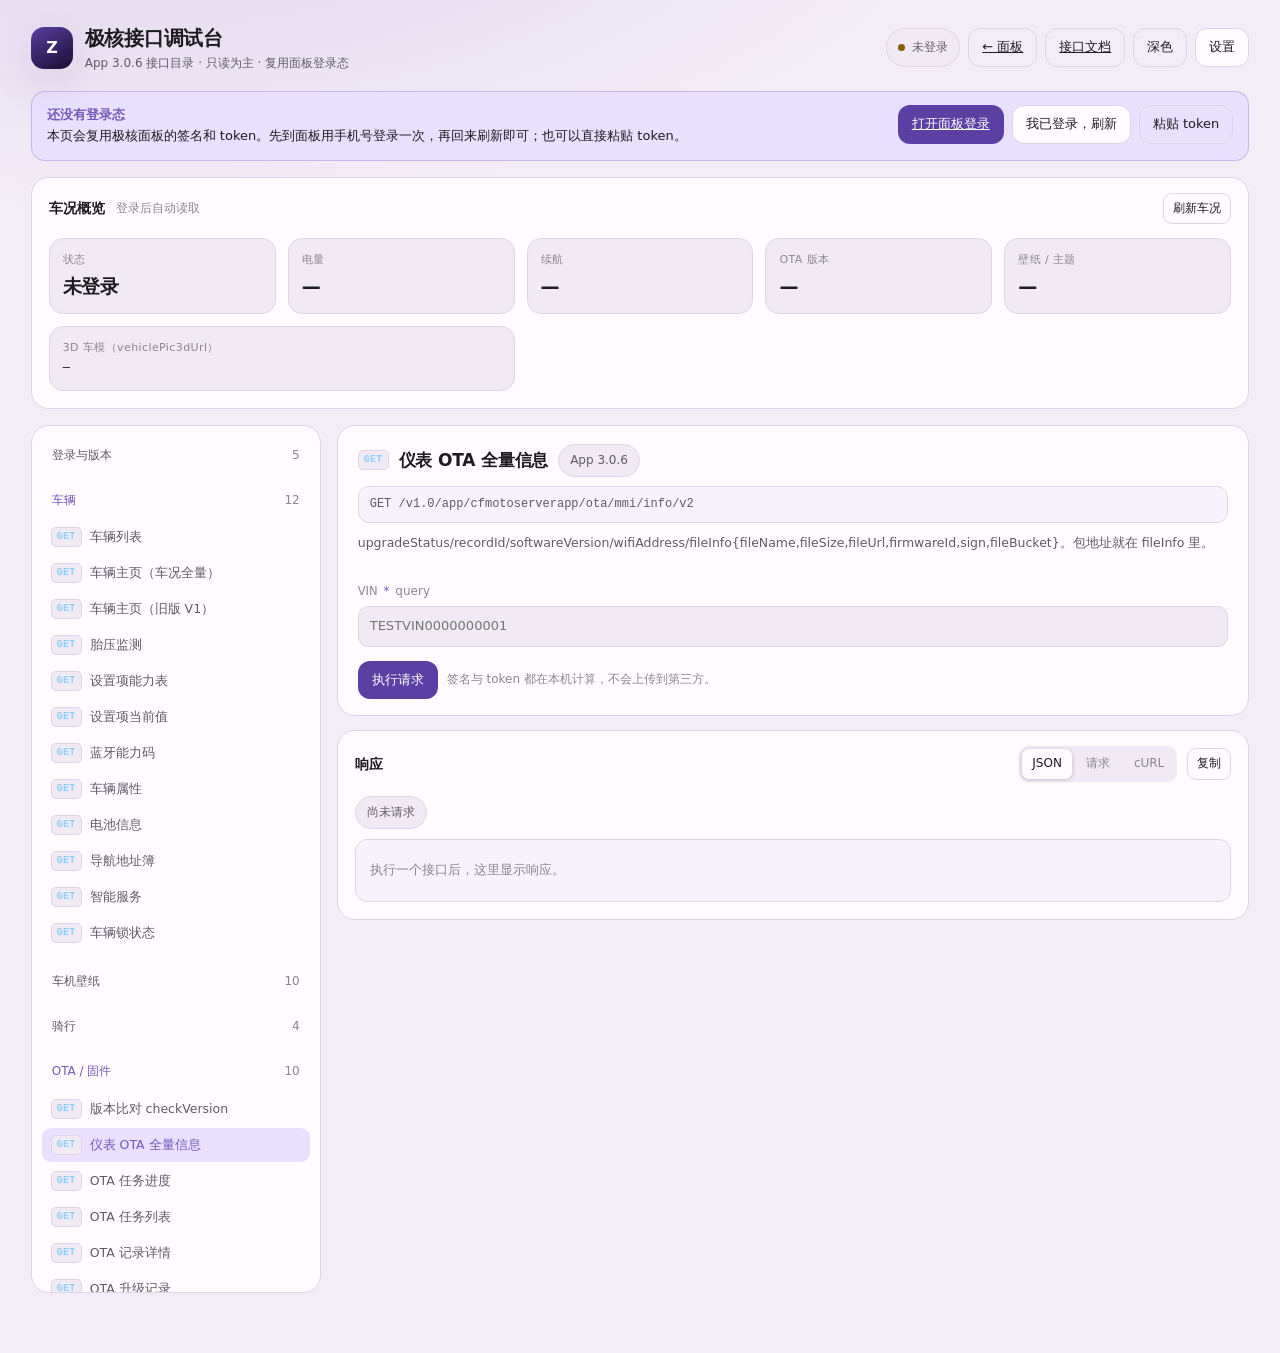
<file: api.html>
<!doctype html>
<html lang="zh-CN" data-theme="dark">
<head>
<meta charset="utf-8">
<meta name="viewport" content="width=device-width, initial-scale=1, viewport-fit=cover">
<meta name="color-scheme" content="dark light">
<meta name="theme-color" content="#141218" media="(prefers-color-scheme: dark)">
<meta name="theme-color" content="#f3edf7" media="(prefers-color-scheme: light)">
<meta name="description" content="极核 App 3.0.6 接口调试台：登录态复用、车况、OTA 与固件信息">
<title>极核接口调试台</title>
<link rel="icon" href="data:image/svg+xml,%3Csvg xmlns='http://www.w3.org/2000/svg' viewBox='0 0 32 32'%3E%3Crect width='32' height='32' rx='9' fill='%237457b8'/%3E%3Cpath d='M18 5 9 18h5l-1.4 9L22 14h-5.2z' fill='%23e7ddff'/%3E%3C/svg%3E">
<style>
  :root {
    color-scheme: dark;
    --bg: #141218;
    --surface: #1d1b22;
    --surface-2: #25222c;
    --ink: #e7e1ee;
    --ink-soft: #a9a2b5;
    --ink-faint: #7d7689;
    --line: #332f3d;
    --accent: #b9a5ff;
    --accent-strong: #8f7af0;
    --accent-soft: #2c2543;
    --ok: #7ed6a5;
    --warn: #ffcf70;
    --bad: #ff8a8a;
    --code: #0f0d13;
    --shadow: 0 16px 44px #00000055;
    --radius: 18px;
    font-family: system-ui, -apple-system, "Segoe UI", "PingFang SC", "Microsoft YaHei", sans-serif;
  }
  html[data-theme="light"] {
    color-scheme: light;
    --bg: #f3edf7;
    --surface: #fffbfe;
    --surface-2: #f1eaf5;
    --ink: #1d1b20;
    --ink-soft: #5f5a68;
    --ink-faint: #8b8494;
    --line: #ded5e6;
    --accent: #7457b8;
    --accent-strong: #5c3fa3;
    --accent-soft: #e9e0ff;
    --ok: #1f7a4d;
    --warn: #8a5a00;
    --bad: #b3261e;
    --code: #f7f2fb;
    --shadow: 0 16px 40px #4b3b661f;
  }
  * { box-sizing: border-box; }
  [hidden] { display: none !important; }
  html, body { margin: 0; padding: 0; }
  body {
    min-height: 100vh;
    background:
      radial-gradient(1200px 500px at 10% -10%, color-mix(in oklab, var(--accent) 16%, transparent), transparent 70%),
      var(--bg);
    color: var(--ink);
    line-height: 1.6;
  }
  a { color: var(--accent); }
  button, input, select, textarea { font: inherit; color: inherit; }
  button { cursor: pointer; }
  code, pre { font-family: ui-monospace, SFMono-Regular, Menlo, Consolas, "Liberation Mono", monospace; }

  .shell { max-width: 1440px; margin: 0 auto; padding: 22px clamp(14px, 2.4vw, 34px) 60px; }
  .topbar { display: flex; align-items: center; gap: 14px; flex-wrap: wrap; margin-bottom: 18px; }
  .brand { display: flex; align-items: center; gap: 12px; min-width: 0; }
  .brand-mark {
    width: 42px; height: 42px; border-radius: 13px; display: grid; place-items: center;
    background: linear-gradient(150deg, var(--accent-strong), color-mix(in oklab, var(--accent-strong) 45%, #000));
    color: #fff; font-weight: 800; letter-spacing: -.5px; box-shadow: var(--shadow);
  }
  .brand h1 { margin: 0; font-size: 20px; letter-spacing: -.3px; }
  .brand p { margin: 0; color: var(--ink-soft); font-size: 12px; }
  .top-actions { margin-left: auto; display: flex; gap: 8px; flex-wrap: wrap; }
  .pill {
    display: inline-flex; align-items: center; gap: 7px; padding: 6px 11px; border-radius: 999px;
    background: var(--surface-2); border: 1px solid var(--line); font-size: 12px; color: var(--ink-soft);
  }
  .dot { width: 7px; height: 7px; border-radius: 50%; background: var(--ink-faint); }
  .dot.ok { background: var(--ok); box-shadow: 0 0 0 3px color-mix(in oklab, var(--ok) 22%, transparent); }
  .dot.warn { background: var(--warn); }
  .dot.bad { background: var(--bad); }

  .btn {
    border: 1px solid var(--line); background: var(--surface); color: var(--ink);
    border-radius: 12px; padding: 8px 13px; font-size: 13px; transition: .16s ease;
  }
  .btn:hover { border-color: var(--accent); color: var(--accent); }
  .btn:active { transform: scale(.98); }
  .btn.primary { background: var(--accent-strong); border-color: transparent; color: #fff; }
  .btn.primary:hover { filter: brightness(1.08); color: #fff; }
  .btn.ghost { background: transparent; }
  .btn:disabled { opacity: .45; cursor: not-allowed; transform: none; }
  .btn.small { padding: 5px 9px; border-radius: 9px; font-size: 12px; }

  .card {
    background: var(--surface); border: 1px solid var(--line); border-radius: var(--radius);
    box-shadow: 0 1px 0 #ffffff08 inset;
  }
  .card-head { display: flex; align-items: center; gap: 10px; padding: 15px 17px 0; }
  .card-head h2 { margin: 0; font-size: 14px; letter-spacing: .2px; }
  .card-head .sub { color: var(--ink-faint); font-size: 12px; }
  .card-body { padding: 14px 17px 17px; }

  .notice {
    display: flex; gap: 12px; align-items: flex-start; padding: 13px 15px; border-radius: 14px;
    background: var(--accent-soft); border: 1px solid color-mix(in oklab, var(--accent) 30%, transparent);
    margin-bottom: 16px; font-size: 13px;
  }
  .notice b { color: var(--accent); }
  .notice .grow { flex: 1; min-width: 0; }

  .summary-grid { display: grid; grid-template-columns: repeat(auto-fit, minmax(170px, 1fr)); gap: 12px; }
  .metric { background: var(--surface-2); border: 1px solid var(--line); border-radius: 14px; padding: 12px 13px; }
  .metric .k { color: var(--ink-faint); font-size: 11px; letter-spacing: .4px; }
  .metric .v { font-size: 19px; font-weight: 650; letter-spacing: -.4px; margin-top: 2px; }
  .metric .v small { font-size: 11px; color: var(--ink-soft); font-weight: 500; }
  .metric.wide { grid-column: span 2; }
  .mono { font-family: ui-monospace, SFMono-Regular, Menlo, Consolas, monospace; font-size: 12px; }

  .layout { display: grid; grid-template-columns: 290px minmax(0, 1fr); gap: 16px; margin-top: 16px; align-items: start; }
  @media (max-width: 980px) { .layout { grid-template-columns: 1fr; } }

  .side { position: sticky; top: 16px; max-height: calc(100vh - 32px); overflow: auto; padding-bottom: 8px; }
  .side::-webkit-scrollbar, .resp::-webkit-scrollbar { width: 8px; height: 8px; }
  .side::-webkit-scrollbar-thumb, .resp::-webkit-scrollbar-thumb { background: var(--line); border-radius: 8px; }
  .group { margin-bottom: 10px; }
  .group > summary {
    list-style: none; cursor: pointer; padding: 8px 10px; border-radius: 10px; font-size: 12px;
    color: var(--ink-soft); display: flex; align-items: center; gap: 7px; user-select: none;
  }
  .group > summary::-webkit-details-marker { display: none; }
  .group > summary:hover { background: var(--surface-2); color: var(--ink); }
  .group[open] > summary { color: var(--accent); }
  .group .count { margin-left: auto; color: var(--ink-faint); font-variant-numeric: tabular-nums; }
  .ep-list { display: flex; flex-direction: column; gap: 2px; padding: 2px 0 4px; }
  .ep {
    display: flex; align-items: center; gap: 8px; width: 100%; text-align: left;
    background: transparent; border: 0; border-radius: 9px; padding: 7px 9px; color: var(--ink-soft);
    font-size: 12.5px;
  }
  .ep:hover { background: var(--surface-2); color: var(--ink); }
  .ep[aria-current="true"] { background: var(--accent-soft); color: var(--accent); }
  .method {
    font: 700 10px/1 ui-monospace, monospace; letter-spacing: .3px; padding: 4px 5px; border-radius: 5px;
    background: var(--surface-2); color: var(--ink-faint); border: 1px solid var(--line); flex: none;
  }
  .method.GET { color: #8ed0ff; }
  .method.POST { color: #ffd28e; }
  .method.PUT { color: #c7a5ff; }
  .method.DELETE { color: #ff9b9b; }
  .ep .name { overflow: hidden; text-overflow: ellipsis; white-space: nowrap; }
  .badge-danger { margin-left: auto; font-size: 10px; color: var(--bad); border: 1px solid color-mix(in oklab, var(--bad) 40%, transparent); border-radius: 999px; padding: 1px 6px; }

  .detail { min-width: 0; display: flex; flex-direction: column; gap: 14px; }
  .detail-head { padding: 18px 20px 16px; }
  .detail-title { display: flex; align-items: center; gap: 10px; flex-wrap: wrap; }
  .detail-title h2 { margin: 0; font-size: 17px; letter-spacing: -.2px; }
  .endpoint-path {
    margin-top: 9px; display: flex; align-items: center; gap: 8px; flex-wrap: wrap;
    background: var(--code); border: 1px solid var(--line); border-radius: 11px; padding: 8px 11px;
    font-family: ui-monospace, monospace; font-size: 12px; color: var(--ink-soft); overflow-wrap: anywhere;
  }
  .note { margin-top: 10px; color: var(--ink-soft); font-size: 12.5px; }
  .note:empty { display: none; }

  .form-grid { display: grid; grid-template-columns: repeat(auto-fit, minmax(210px, 1fr)); gap: 12px; }
  .field { display: flex; flex-direction: column; gap: 5px; min-width: 0; }
  .field label { font-size: 11.5px; color: var(--ink-faint); display: flex; gap: 6px; align-items: center; }
  .field label .req { color: var(--accent); }
  .field input, .field select, .field textarea {
    background: var(--surface-2); border: 1px solid var(--line); border-radius: 10px; padding: 9px 11px;
    font-size: 13px; width: 100%; outline: none; transition: border-color .15s;
  }
  .field input:focus, .field textarea:focus, .field select:focus { border-color: var(--accent); }
  .field textarea { min-height: 132px; resize: vertical; font-family: ui-monospace, monospace; font-size: 12px; line-height: 1.55; }
  .form-actions { display: flex; gap: 9px; align-items: center; flex-wrap: wrap; margin-top: 14px; }
  .hint { font-size: 12px; color: var(--ink-faint); }
  .danger-check { display: inline-flex; gap: 7px; align-items: center; font-size: 12px; color: var(--bad); }

  .resp-head { display: flex; align-items: center; gap: 10px; flex-wrap: wrap; }
  .tabs { display: inline-flex; gap: 4px; background: var(--surface-2); padding: 3px; border-radius: 10px; }
  .tab { border: 0; background: transparent; color: var(--ink-faint); padding: 5px 10px; border-radius: 7px; font-size: 12px; }
  .tab[aria-selected="true"] { background: var(--surface); color: var(--ink); box-shadow: 0 1px 5px #0003; }
  .resp { background: var(--code); border: 1px solid var(--line); border-radius: 12px; padding: 12px 14px; overflow: auto; max-height: 460px; }
  .resp pre { margin: 0; font-size: 12px; line-height: 1.55; white-space: pre-wrap; overflow-wrap: anywhere; }
  .json-key { color: #c8a8ff; } .json-str { color: #9fd7a8; } .json-num { color: #ffcf8a; } .json-bool { color: #8ecbff; } .json-null { color: var(--ink-faint); }
  .status-ok { color: var(--ok); } .status-bad { color: var(--bad); } .status-warn { color: var(--warn); }
  .empty { color: var(--ink-faint); font-size: 13px; padding: 8px 0; }

  .kv { display: grid; grid-template-columns: 96px minmax(0, 1fr); gap: 7px 12px; font-size: 12.5px; }
  .kv dt { color: var(--ink-faint); }
  .kv dd { margin: 0; overflow-wrap: anywhere; }
  .masked { filter: blur(4px); transition: filter .2s; cursor: pointer; }
  .masked.show { filter: none; }

  .toast {
    position: fixed; left: 50%; bottom: 26px; transform: translateX(-50%) translateY(20px);
    background: var(--surface); color: var(--ink); border: 1px solid var(--line); border-radius: 12px;
    padding: 10px 16px; font-size: 13px; box-shadow: var(--shadow); opacity: 0; pointer-events: none;
    transition: .2s ease; z-index: 40;
  }
  .toast.show { opacity: 1; transform: translateX(-50%) translateY(0); }

  dialog {
    width: min(620px, calc(100vw - 28px)); border: 1px solid var(--line); border-radius: var(--radius);
    background: var(--surface); color: var(--ink); box-shadow: var(--shadow); padding: 0;
  }
  dialog::backdrop { background: #0008; backdrop-filter: blur(3px); }
  .dialog-head { display: flex; align-items: center; padding: 16px 18px 0; }
  .dialog-head h2 { margin: 0; font-size: 16px; }
  .dialog-head .btn { margin-left: auto; }
  .dialog-body { padding: 14px 18px 18px; display: flex; flex-direction: column; gap: 14px; }
  .radio-row { display: flex; gap: 10px; flex-wrap: wrap; }
  .radio-card { flex: 1; min-width: 220px; border: 1px solid var(--line); border-radius: 12px; padding: 11px 12px; display: flex; gap: 9px; align-items: flex-start; }
  .radio-card:has(input:checked) { border-color: var(--accent); background: var(--accent-soft); }
  .radio-card input { margin-top: 3px; }
  .radio-card b { display: block; font-size: 13px; }
  .radio-card span { font-size: 11.5px; color: var(--ink-soft); }
  .divider { height: 1px; background: var(--line); margin: 2px 0; }
  @media (max-width: 720px) {
    .notice { flex-wrap: wrap; }
    .notice .grow { flex: 1 1 100%; }
    .notice .top-actions { flex: 1 1 100%; margin: 4px 0 0 !important; justify-content: flex-start; }
  }
  .hidden { display: none !important; }
  .sr-only { position: absolute; width: 1px; height: 1px; overflow: hidden; clip: rect(0 0 0 0); }
</style>
</head>
<body>
<div class="shell">
  <header class="topbar">
    <div class="brand">
      <div class="brand-mark" aria-hidden="true">Z</div>
      <div>
        <h1>极核接口调试台</h1>
        <p>App 3.0.6 接口目录 · 只读为主 · 复用面板登录态</p>
      </div>
    </div>
    <div class="top-actions">
      <span class="pill" id="state-pill"><span class="dot" id="state-dot"></span><span id="state-text">正在检测登录态</span></span>
      <a class="btn ghost" href="./index.html">← 面板</a>
      <a class="btn ghost" href="https://github.com/lswlc33/dashboard/blob/main/api-console/docs/API-3.0.6.md" target="_blank" rel="noopener">接口文档</a>
      <button class="btn ghost" id="btn-theme" type="button" title="切换深浅色">深浅色</button>
      <button class="btn" id="btn-settings" type="button">设置</button>
    </div>
  </header>

  <section id="setup-notice" class="notice" hidden>
    <div class="grow">
      <b id="setup-title">还没有登录态</b>
      <div id="setup-desc">本页默认复用极核面板的签名与 token。先到面板用手机号登录一次，再回来刷新即可。</div>
    </div>
    <div class="top-actions" style="margin:0">
      <a class="btn primary" href="./index.html" id="go-panel">打开面板登录</a>
      <button class="btn" id="btn-reload" type="button">我已登录，刷新</button>
      <button class="btn ghost" id="btn-manual-token" type="button">粘贴 token</button>
    </div>
  </section>

  <section class="card" id="summary-card">
    <div class="card-head">
      <h2>车况概览</h2>
      <span class="sub" id="summary-sub">登录后自动读取</span>
      <div class="top-actions" style="margin-left:auto">
        <select id="vin-select" class="btn" aria-label="选择车辆" hidden></select>
        <button class="btn small" id="btn-refresh-home" type="button">刷新车况</button>
      </div>
    </div>
    <div class="card-body">
      <div class="summary-grid" id="summary-grid">
        <div class="metric"><div class="k">状态</div><div class="v" id="m-state">未登录</div></div>
        <div class="metric"><div class="k">电量</div><div class="v" id="m-soc">—</div></div>
        <div class="metric"><div class="k">续航</div><div class="v" id="m-range">—</div></div>
        <div class="metric"><div class="k">OTA 版本</div><div class="v" id="m-ota">—</div></div>
        <div class="metric"><div class="k">壁纸 / 主题</div><div class="v" id="m-wallpaper">—</div></div>
        <div class="metric wide"><div class="k">3D 车模（vehiclePic3dUrl）</div><div class="v mono" id="m-3d" style="font-size:12px;font-weight:500">—</div></div>
      </div>
      <div class="form-actions" id="summary-actions" hidden>
        <button class="btn small" data-quick="ota" type="button">查 OTA</button>
        <button class="btn small" data-quick="otaInfo" type="button">OTA 全量信息</button>
        <button class="btn small" data-quick="ride" type="button">本月骑行</button>
        <button class="btn small" data-quick="projection" type="button">投屏资料</button>
        <span class="hint" id="summary-time"></span>
      </div>
    </div>
  </section>

  <div class="layout">
    <aside class="card side" aria-label="接口目录">
      <div class="card-body" style="padding:12px 10px" id="endpoint-nav"></div>
    </aside>

    <main class="detail">
      <section class="card detail-head">
        <div class="detail-title">
          <span class="method" id="d-method">GET</span>
          <h2 id="d-title">选择左侧接口</h2>
          <span class="pill" id="d-source">—</span>
          <span class="badge-danger hidden" id="d-danger">写操作</span>
        </div>
        <div class="endpoint-path" id="d-path">—</div>
        <p class="note" id="d-note"></p>

        <form id="call-form" class="card-body" style="padding:16px 0 0" autocomplete="off">
          <div class="form-grid" id="param-fields"></div>
          <div class="field hidden" id="body-field" style="margin-top:12px">
            <label for="body-input">请求体 JSON</label>
            <textarea id="body-input" spellcheck="false"></textarea>
          </div>
          <div class="form-actions">
            <button class="btn primary" id="btn-run" type="submit">执行请求</button>
            <label class="danger-check hidden" id="danger-check-wrap">
              <input type="checkbox" id="danger-check"> 我确认这是写操作
            </label>
            <span class="hint" id="call-hint">签名与 token 都在本机计算，不会上传到第三方。</span>
          </div>
        </form>
      </section>

      <section class="card">
        <div class="card-head">
          <h2>响应</h2>
          <div class="resp-head" style="margin-left:auto">
            <div class="tabs" role="tablist">
              <button class="tab" role="tab" aria-selected="true" data-tab="json">JSON</button>
              <button class="tab" role="tab" aria-selected="false" data-tab="request">请求</button>
              <button class="tab" role="tab" aria-selected="false" data-tab="curl">cURL</button>
            </div>
            <button class="btn small" id="btn-reveal" type="button">显示原文</button>
            <button class="btn small" id="btn-copy" type="button">复制</button>
          </div>
        </div>
        <div class="card-body">
          <div class="resp-head" style="margin-bottom:10px">
            <span class="pill" id="r-status">尚未请求</span>
            <span class="hint" id="r-meta"></span>
          </div>
          <div class="resp" id="resp-box"><div class="empty">执行一个接口后，这里显示响应。</div></div>
        </div>
      </section>

      <section class="card" id="projection-card" hidden>
        <div class="card-head"><h2>投屏资料（encryptInfo）</h2><span class="sub">来自 vehicleHomePageV2</span></div>
        <div class="card-body">
          <dl class="kv" id="projection-kv"></dl>
          <p class="hint" style="margin:10px 0 0">这三项是车机投屏加密用的资料。默认打码，点一下显示；不要发到群里。</p>
          <div class="form-actions">
            <button class="btn small" id="btn-copy-projection" type="button">复制 JSON</button>
          </div>
        </div>
      </section>
    </main>
  </div>
</div>

<div class="toast" id="toast" role="status" aria-live="polite"></div>

<dialog id="settings">
  <form method="dialog" class="dialog-head">
    <h2>接口设置</h2>
    <button class="btn small" value="cancel">关闭</button>
  </form>
  <div class="dialog-body">
    <div>
      <div class="hint" style="margin-bottom:8px">签名方式</div>
      <div class="radio-row">
        <label class="radio-card">
          <input type="radio" name="mode" value="panel">
          <span><b>复用面板签名（推荐）</b><span>在隐藏 iframe 里加载 index.html，直接调用面板的 ZEEHO_SIGN；本页不保存任何密钥。</span></span>
        </label>
        <label class="radio-card">
          <input type="radio" name="mode" value="own">
          <span><b>自填凭据</b><span>填入 App 3.0.6 的 appId / appSecret / Basic。appSecret 与 Basic 只放当前标签页的 sessionStorage，关页即失效。</span></span>
        </label>
      </div>
    </div>

    <div id="own-fields" class="form-grid hidden">
      <div class="field"><label for="cfg-base">BASE</label><input id="cfg-base" placeholder="https://tapi.zeehoev.com"></div>
      <div class="field"><label for="cfg-appid">appId</label><input id="cfg-appid" placeholder="App 3.0.6 AppConfig"></div>
      <div class="field"><label for="cfg-secret">appSecret</label><input id="cfg-secret" type="password" placeholder="不随仓库分发"></div>
      <div class="field"><label for="cfg-basic">Basic</label><input id="cfg-basic" type="password" placeholder="Basic …（登录接口用）"></div>
      <div class="field" style="grid-column:1/-1">
        <label for="cfg-token">Bearer token</label>
        <input id="cfg-token" placeholder="面板登录后自动读取；也可从 App 抓包粘贴">
      </div>
    </div>

    <div class="divider"></div>
    <div class="form-grid">
      <div class="field" style="grid-column:1/-1">
        <label for="cfg-basic-global">登录 Basic</label>
        <input id="cfg-basic-global" type="password" placeholder="登录接口需要；面板模式下自动从 ZEEHO_SIGN.APP_BASIC_AUTH 读取">
      </div>
    </div>

    <div class="form-actions" style="margin:0">
      <button class="btn primary" id="btn-save-cfg" type="button">保存</button>
      <button class="btn" id="btn-load-panel" type="button">加载面板签名</button>
      <button class="btn ghost" id="btn-clear" type="button">清除本机保存</button>
      <span class="hint" id="cfg-status"></span>
    </div>

    <div class="divider"></div>
    <div>
      <div class="hint" style="margin-bottom:8px">短信登录（self 模式；App 3.0.6 的 authCode/{phone} 不需要图形码）</div>
      <div class="form-grid">
        <div class="field"><label for="login-phone">手机号</label><input id="login-phone" inputmode="numeric" placeholder="11 位手机号"></div>
        <div class="field"><label for="login-code">验证码</label><input id="login-code" inputmode="numeric" placeholder="6 位"></div>
      </div>
      <div class="form-actions">
        <button class="btn" id="btn-send-code" type="button">发送验证码</button>
        <button class="btn primary" id="btn-login" type="button">登录并保存 token</button>
        <span class="hint" id="login-hint"></span>
      </div>
    </div>
  </div>
</dialog>

<script type="module">
const { ZeehoClient, buildHeaders, pickVehicleSummary, rfc3986, DEFAULT_BASE } = (() => {
/**
 * 极核（ZEEHO）开放接口 SDK —— 浏览器 / Node 通用的零依赖实现。
 *
 * 适用范围：极核 App 3.0.6 的 `com.cfmoto.network.service.*` 接口层（见 docs/API-3.0.6.md）。
 *
 * 设计原则：
 *   1. **不内置任何密钥**。appId / appSecret / Basic 由调用方注入（页面里由用户填写，
 *      Node 里从环境变量或未跟踪的 config.local.json 读取）。这是刻意的：
 *      本仓库是公开静态站，不能把明文凭证写进产物。
 *   2. 纯 JS 实现 SHA-1 / MD5：浏览器的 WebCrypto 不提供 MD5，而极核网关的签名
 *      恰好是 `md5(sha1(pre + param + secret))`，所以两条哈希都必须自己带。
 *   3. 不依赖 DOM，Node 端可以直接 import，供 tools/ 下的脚本复用。
 *
 * 签名算法（逆向自 App 3.0.6 的 `RequestSignInterceptor`，并已对生产网关验证）：
 *
 *     param = "appId=<APPID>&nonce=<随机16位+毫秒>&timestamp=<毫秒>"
 *     GET   pre = scheme://host + path (+ "?" + 规范化 query)
 *     POST  pre = 规范化 query + body（**不含** scheme/host/path）
 *     sign  = md5( sha1( pre + param + APPSECRET ) 的十六进制小写串 )
 *
 * 规范化 query：按 (key, value) 排序，value 用 RFC 3986（unreserved = A-Za-z0-9-._~）
 * 编码，空值保留。这与 App 的 OkHttp 拦截器行为一致，实测多参数接口可用。
 */

/** 极核生产网关。测试环境见 docs（tapi-test.zeehoev.com，凭据不同）。 */
const DEFAULT_BASE = 'https://tapi.zeehoev.com';

/** 三套业务前缀（App 3.0.6 的 BASE + 业务线）。 */
const PATHS = {
  app: '/v1.0/app/cfmotoserverapp/',
  mine: '/v1.0/mine/cfmotoservermine/',
  social: '/v1.0/social/cfmotoserversocial/',
  mall: '/v1.0/mall/cfmotoservermall/',
};

const encoder = new TextEncoder();

/** 字符串 → UTF-8 字节。 */
function utf8Bytes(str) {
  return encoder.encode(String(str));
}

function bytesToHex(bytes) {
  let out = '';
  for (let i = 0; i < bytes.length; i += 1) out += bytes[i].toString(16).padStart(2, '0');
  return out;
}

/* ------------------------------------------------------------------ *
 * SHA-1
 * ------------------------------------------------------------------ */

function rotateLeft32(value, count) {
  return ((value << count) | (value >>> (32 - count))) >>> 0;
}

/** 对字节数组做 SHA-1，返回 40 位小写十六进制。 */
function sha1Hex(input) {
  const bytes = typeof input === 'string' ? utf8Bytes(input) : Uint8Array.from(input);
  const bitLength = bytes.length * 8;
  // 补位：0x80 + 若干 0x00 + 64 位大端长度
  const paddedLength = (((bytes.length + 8) >> 6) + 1) << 6;
  const buffer = new Uint8Array(paddedLength);
  buffer.set(bytes);
  buffer[bytes.length] = 0x80;
  const view = new DataView(buffer.buffer);
  view.setUint32(paddedLength - 8, Math.floor(bitLength / 0x100000000));
  view.setUint32(paddedLength - 4, bitLength >>> 0);

  let h0 = 0x67452301;
  let h1 = 0xefcdab89;
  let h2 = 0x98badcfe;
  let h3 = 0x10325476;
  let h4 = 0xc3d2e1f0;
  const w = new Uint32Array(80);

  for (let offset = 0; offset < paddedLength; offset += 64) {
    for (let i = 0; i < 16; i += 1) w[i] = view.getUint32(offset + i * 4);
    for (let i = 16; i < 80; i += 1) {
      w[i] = rotateLeft32(w[i - 3] ^ w[i - 8] ^ w[i - 14] ^ w[i - 16], 1);
    }
    let a = h0;
    let b = h1;
    let c = h2;
    let d = h3;
    let e = h4;
    for (let i = 0; i < 80; i += 1) {
      let f;
      let k;
      if (i < 20) {
        f = (b & c) | (~b & d);
        k = 0x5a827999;
      } else if (i < 40) {
        f = b ^ c ^ d;
        k = 0x6ed9eba1;
      } else if (i < 60) {
        f = (b & c) | (b & d) | (c & d);
        k = 0x8f1bbcdc;
      } else {
        f = b ^ c ^ d;
        k = 0xca62c1d6;
      }
      const temp = (rotateLeft32(a, 5) + (f >>> 0) + e + k + w[i]) >>> 0;
      e = d;
      d = c;
      c = rotateLeft32(b, 30);
      b = a;
      a = temp;
    }
    h0 = (h0 + a) >>> 0;
    h1 = (h1 + b) >>> 0;
    h2 = (h2 + c) >>> 0;
    h3 = (h3 + d) >>> 0;
    h4 = (h4 + e) >>> 0;
  }

  const digest = new Uint8Array(20);
  const dv = new DataView(digest.buffer);
  dv.setUint32(0, h0);
  dv.setUint32(4, h1);
  dv.setUint32(8, h2);
  dv.setUint32(12, h3);
  dv.setUint32(16, h4);
  return bytesToHex(digest);
}

/* ------------------------------------------------------------------ *
 * MD5
 * ------------------------------------------------------------------ */

const MD5_SHIFTS = [
  7, 12, 17, 22, 7, 12, 17, 22, 7, 12, 17, 22, 7, 12, 17, 22,
  5, 9, 14, 20, 5, 9, 14, 20, 5, 9, 14, 20, 5, 9, 14, 20,
  4, 11, 16, 23, 4, 11, 16, 23, 4, 11, 16, 23, 4, 11, 16, 23,
  6, 10, 15, 21, 6, 10, 15, 21, 6, 10, 15, 21, 6, 10, 15, 21,
];

const MD5_K = Array.from({ length: 64 }, (_, i) => Math.floor(Math.abs(Math.sin(i + 1)) * 0x100000000) >>> 0);

/** 对字节数组做 MD5，返回 32 位小写十六进制。 */
function md5Hex(input) {
  const bytes = typeof input === 'string' ? utf8Bytes(input) : Uint8Array.from(input);
  const bitLength = bytes.length * 8;
  const paddedLength = (((bytes.length + 8) >> 6) + 1) << 6;
  const buffer = new Uint8Array(paddedLength);
  buffer.set(bytes);
  buffer[bytes.length] = 0x80;
  const view = new DataView(buffer.buffer);
  view.setUint32(paddedLength - 8, bitLength >>> 0, true);
  view.setUint32(paddedLength - 4, Math.floor(bitLength / 0x100000000), true);

  let a0 = 0x67452301;
  let b0 = 0xefcdab89;
  let c0 = 0x98badcfe;
  let d0 = 0x10325476;

  for (let offset = 0; offset < paddedLength; offset += 64) {
    const m = new Uint32Array(16);
    for (let i = 0; i < 16; i += 1) m[i] = view.getUint32(offset + i * 4, true);
    let a = a0;
    let b = b0;
    let c = c0;
    let d = d0;
    for (let i = 0; i < 64; i += 1) {
      let f;
      let g;
      if (i < 16) {
        f = (b & c) | (~b & d);
        g = i;
      } else if (i < 32) {
        f = (d & b) | (~d & c);
        g = (5 * i + 1) % 16;
      } else if (i < 48) {
        f = b ^ c ^ d;
        g = (3 * i + 5) % 16;
      } else {
        f = c ^ (b | ~d);
        g = (7 * i) % 16;
      }
      const sum = (a + (f >>> 0) + MD5_K[i] + m[g]) >>> 0;
      const shifted = ((sum << MD5_SHIFTS[i]) | (sum >>> (32 - MD5_SHIFTS[i]))) >>> 0;
      a = d;
      d = c;
      c = b;
      b = (b + shifted) >>> 0;
    }
    a0 = (a0 + a) >>> 0;
    b0 = (b0 + b) >>> 0;
    c0 = (c0 + c) >>> 0;
    d0 = (d0 + d) >>> 0;
  }

  const digest = new Uint8Array(16);
  const dv = new DataView(digest.buffer);
  dv.setUint32(0, a0, true);
  dv.setUint32(4, b0, true);
  dv.setUint32(8, c0, true);
  dv.setUint32(12, d0, true);
  return bytesToHex(digest);
}

/* ------------------------------------------------------------------ *
 * 签名
 * ------------------------------------------------------------------ */

/** RFC 3986 编码：只保留 A-Z a-z 0-9 - . _ ~，其余按 UTF-8 百分号编码。 */
function rfc3986(value) {
  return encodeURIComponent(String(value)).replace(/[!'()*]/g, (ch) => `%${ch.charCodeAt(0).toString(16).toUpperCase()}`);
}

/**
 * 把 URL 的 query 规范化成签名用的字符串。
 * 与 Python 参考实现一致：解析成键值对、按 (key,value) 排序、value 用 RFC 3986 编码、空值保留。
 * @param {string|URLSearchParams|Array<[string,string]>} query
 */
function canonicalQuery(query) {
  let pairs;
  if (query instanceof URLSearchParams) {
    pairs = [...query.entries()];
  } else if (Array.isArray(query)) {
    pairs = query.map(([k, v]) => [String(k), v == null ? '' : String(v)]);
  } else {
    const text = String(query ?? '').replace(/^\?/, '');
    pairs = [...new URLSearchParams(text).entries()];
  }
  pairs.sort((left, right) => {
    if (left[0] !== right[0]) return left[0] < right[0] ? -1 : 1;
    if (left[1] !== right[1]) return left[1] < right[1] ? -1 : 1;
    return 0;
  });
  return pairs.map(([k, v]) => `${rfc3986(k)}=${rfc3986(v)}`).join('&');
}

/**
 * 计算一次签名。返回值里的 param / sign 要分别放进 `Cfmoto-X-Param` / `Cfmoto-X-Sign`。
 * @param {object} options
 * @param {string} options.url 完整 URL（可带 query）
 * @param {'GET'|'POST'|'PUT'|'DELETE'|string} [options.method]
 * @param {string} [options.body] 已序列化的请求体，必须与实际发送的字节完全一致
 * @param {string} options.appId
 * @param {string} options.appSecret
 * @param {string} [options.nonce] 测试时可固定
 * @param {number|string} [options.timestamp] 测试时可固定
 */
function buildSign({ url, method = 'GET', body = '', appId, appSecret, nonce, timestamp }) {
  if (!appId) throw new TypeError('buildSign: appId is required');
  if (!appSecret) throw new TypeError('buildSign: appSecret is required');
  const upperMethod = String(method).toUpperCase();
  const parsed = new URL(url);
  const query = canonicalQuery(parsed.search);
  const ts = timestamp == null ? Date.now() : Number(timestamp);
  // App 3.0.6 的 nonce = 16 位随机串 + 毫秒时间戳；部分网关接口会校验这个长度，别省。
  const random = nonce == null ? `${randomNonce()}${ts}` : String(nonce);
  const param = `appId=${appId}&nonce=${random}&timestamp=${ts}`;
  const pre = upperMethod === 'GET'
    ? `${parsed.origin}${parsed.pathname}${query ? `?${query}` : ''}`
    : `${query}${body || ''}`;
  const sign = md5Hex(sha1Hex(`${pre}${param}${appSecret}`));
  return { param, sign, nonce: random, ts };
}

/** 16 位字母数字随机串（App 3.0.6 的 nonce 前半段）。 */
function randomNonce() {
  const alphabet = 'ABCDEFGHIJKLMNOPQRSTUVWXYZabcdefghijklmnopqrstuvwxyz0123456789';
  let out = '';
  const cryptoObj = globalThis.crypto;
  if (cryptoObj?.getRandomValues) {
    const buf = new Uint8Array(16);
    cryptoObj.getRandomValues(buf);
    for (let i = 0; i < 16; i += 1) out += alphabet[buf[i] % alphabet.length];
    return out;
  }
  for (let i = 0; i < 16; i += 1) out += alphabet[Math.floor(Math.random() * alphabet.length)];
  return out;
}

/**
 * 构造一次请求的完整头。token 为空时不带 Authorization。
 * @param {object} options 同 buildSign，外加 token
 */
function buildHeaders(options) {
  const { token, ...signOptions } = options;
  const { param, sign, nonce, ts } = buildSign(signOptions);
  const headers = {
    'Content-Type': 'application/json',
    // 网关对部分接口（如 vehicleHomePageV2）会按 UA 做放行判断：缺省/Node UA 会 430 permit error。
    // 用 App 3.0.6 的原值最稳，调用方仍可通过 headers 覆盖。
    'User-Agent': 'okhttp/4.9.2',
    appId: signOptions.appId,
    nonce,
    timestamp: String(ts),
    signature: sign,
    'Cfmoto-X-Param': param,
    'Cfmoto-X-Sign': sign,
    'Cfmoto-X-Sign-Type': '0',
  };
  if (token) headers.Authorization = `Bearer ${token}`;
  return headers;
}

/* ------------------------------------------------------------------ *
 * 客户端
 * ------------------------------------------------------------------ */

class ZeehoApiError extends Error {
  constructor(message, { status = 0, code = '', body = '', url = '' } = {}) {
    super(message);
    this.name = 'ZeehoApiError';
    this.status = status;
    this.code = code;
    this.body = body;
    this.url = url;
  }
}

/**
 * 极核接口客户端。
 *
 * ```js
 * const client = new ZeehoClient({ appId, appSecret, basic });
 * const { data } = await client.vehicleList(token);
 * ```
 *
 * 凭证只存在实例上，不写 localStorage、不打日志；页面层负责持久化策略。
 */
class ZeehoClient {
  constructor({ base = DEFAULT_BASE, appId = '', appSecret = '', basic = '', token = '', fetchImpl, timeout = 20000 } = {}) {
    this.base = String(base).replace(/\/+$/, '');
    this.appId = appId;
    this.appSecret = appSecret;
    this.basic = basic;
    this.token = token;
    this.fetchImpl = fetchImpl || globalThis.fetch?.bind(globalThis);
    this.timeout = timeout;
    if (!this.fetchImpl) throw new TypeError('ZeehoClient: fetch is unavailable (pass fetchImpl)');
  }

  /** 是否具备自签名能力（页面「复用面板签名」模式下为 false）。 */
  get canSign() {
    return Boolean(this.appId && this.appSecret);
  }

  /** 拼绝对 URL。path 可以是 `/v1.0/...` 也可以直接是完整 URL。 */
  url(path, query) {
    let absolute = /^https?:\/\//i.test(path) ? path : `${this.base}${path.startsWith('/') ? '' : '/'}${path}`;
    if (query) {
      const pairs = [];
      if (query instanceof URLSearchParams) {
        pairs.push(...query.entries());
      } else {
        for (const [k, v] of Object.entries(query)) {
          if (v === undefined || v === null) continue;
          if (Array.isArray(v)) v.forEach((item) => pairs.push([k, String(item)]));
          else pairs.push([k, String(v)]);
        }
      }
      // 线上 query 与签名 canonicalQuery 使用同一套 RFC3986 编码，避免空格/+、~ 等差异。
      const text = pairs.map(([k, v]) => `${rfc3986(k)}=${rfc3986(v)}`).join('&');
      if (text) absolute += (absolute.includes('?') ? '&' : '?') + text;
    }
    return absolute;
  }

  /**
   * 发起请求。
   * @param {object} options
   * @param {string} options.path 例如 `/v1.0/app/cfmotoserverapp/vehicle/list`
   * @param {'GET'|'POST'|'PUT'|'DELETE'} [options.method]
   * @param {object|Array|URLSearchParams} [options.query]
   * @param {object|string} [options.body]
   * @param {string} [options.token] 覆盖实例 token
   * @param {boolean} [options.basicAuth] 用 Basic 认证代替 Bearer（登录接口）
   * @param {boolean} [options.anonymous] 不带 Authorization
   * @param {object} [options.headers]
   * @param {object} [options.sign] 自定义签名参数（复用面板签名时传 {param, sign}）
   * @param {number} [options.timeout]
   */
  async request({
    path,
    method = 'GET',
    query,
    body,
    token = this.token,
    basicAuth = false,
    anonymous = false,
    headers = {},
    sign = null,
    timeout = this.timeout,
  } = {}) {
    const upperMethod = String(method).toUpperCase();
    const url = this.url(path, query);
    const bodyText = body === undefined || body === null
      ? ''
      : typeof body === 'string' ? body : JSON.stringify(body);

    let signHeaders;
    if (sign) {
      // 面板签名模式：只拿到 param/sign，其余头照样补齐
      signHeaders = {
        'Content-Type': 'application/json',
        'User-Agent': 'okhttp/4.9.2',
        'Cfmoto-X-Param': sign.param,
        'Cfmoto-X-Sign': sign.sign,
        'Cfmoto-X-Sign-Type': '0',
      };
    } else {
      if (!this.canSign) {
        throw new ZeehoApiError('缺少 appId/appSecret：请先在设置里填写，或使用「复用面板签名」', { url });
      }
      signHeaders = buildHeaders({
        url,
        method: upperMethod,
        body: bodyText,
        appId: this.appId,
        appSecret: this.appSecret,
      });
    }
    const finalHeaders = { ...headers, ...signHeaders };
    if (basicAuth) {
      // 登录接口用 Basic；anonymous 只是「不要 Bearer」，不能把 Basic 也吞掉。
      if (!this.basic) throw new ZeehoApiError('缺少 Basic 凭据（登录接口需要）', { url });
      finalHeaders.Authorization = this.basic.startsWith('Basic ') ? this.basic : `Basic ${this.basic}`;
    } else if (!anonymous && token) {
      finalHeaders.Authorization = `Bearer ${token}`;
    }

    const controller = typeof AbortController === 'function' ? new AbortController() : null;
    const timer = controller ? setTimeout(() => controller.abort(), timeout) : null;
    const startedAt = Date.now();
    let response;
    try {
      response = await this.fetchImpl(url, {
        method: upperMethod,
        headers: finalHeaders,
        body: upperMethod === 'GET' || upperMethod === 'HEAD' ? undefined : bodyText || undefined,
        signal: controller?.signal,
      });
    } catch (error) {
      if (timer) clearTimeout(timer);
      const reason = error?.name === 'AbortError' ? `请求超时（${timeout}ms）` : `网络错误：${error?.message || error}`;
      throw new ZeehoApiError(reason, { url });
    }
    if (timer) clearTimeout(timer);
    let text;
    try {
      text = await response.text();
    } catch (error) {
      throw new ZeehoApiError(`读取响应失败：${error?.message || error}`, { url });
    }
    const elapsed = Date.now() - startedAt;
    let json = null;
    try { json = text ? JSON.parse(text) : null; } catch { /* 401 网关返回 XML */ }
    const result = {
      status: response.status,
      ok: response.ok,
      url,
      method: upperMethod,
      headers: Object.fromEntries(response.headers.entries?.() || []),
      text,
      data: json,
      code: json?.code || '',
      message: json?.message || '',
      elapsed,
      requestHeaders: finalHeaders,
    };
    if (response.status === 401 || (json && String(json.code || '') === '401')) {
      result.authFailed = true;
    }
    return result;
  }

  /* --------------------------- 登录 / 账号 --------------------------- */

  /** GET /v1.0/mine/cfmotoservermine/authCode/{phone}（3.0.6 的无图形验证码发码口）。 */
  authCode(phone) {
    return this.request({ path: `${PATHS.mine}authCode/${encodeURIComponent(phone)}`, anonymous: true });
  }

  /** POST /v1.0/mine/cfmotoservermine/user/loginByPhone（Basic 认证 + JSON body）。 */
  loginByPhone(phone, authCode) {
    return this.request({
      path: `${PATHS.mine}user/loginByPhone`,
      method: 'POST',
      body: { phone, authCode },
      anonymous: true,
      basicAuth: true,
    });
  }

  /** 从登录响应里取 access_token（不同版本字段位置都兼容）。 */
  static extractToken(payload) {
    const data = payload?.data ?? payload;
    return data?.tokenInfo?.access_token || data?.access_token || data?.token || '';
  }

  /* ------------------------------ 车辆 ------------------------------ */

  vehicleList(token) {
    return this.request({ path: `${PATHS.app}vehicle/list`, token });
  }

  vehicleHome(vin, token) {
    return this.request({ path: `${PATHS.app}vehicleHomePageV2/${encodeURIComponent(vin)}`, token });
  }

  vehicleHomeV1(vin, token) {
    return this.request({ path: `${PATHS.app}vehicleHomePage/${encodeURIComponent(vin)}`, token });
  }

  tireMonitoring(vin, token) {
    return this.request({
      path: `${PATHS.app}app/vehicle/tire/monitoring`,
      query: { vinNo: vin, sensorType: 'EXTERNAL' },
      token,
    });
  }

  vehicleSetItems(vin, token) {
    return this.request({ path: `${PATHS.app}vehicleSet/items`, query: { vinNo: vin, homepageInvoke: '1' }, token });
  }

  vehicleSetInfo(vin, token) {
    return this.request({ path: `${PATHS.app}vehicleSet/vehicleSetInfo/${encodeURIComponent(vin)}`, token });
  }

  bluetoothServiceCodes(vin, token) {
    return this.request({ path: `${PATHS.app}vehicleSet/blueToothServiceCode`, query: { vinNo: vin }, token });
  }

  carSet({ vin, carUserId, virtualFlag = '0' }, token) {
    return this.request({ path: `${PATHS.app}carSet`, query: { vinNo: vin, carUserId, virtualFlag }, token });
  }

  batteryInfo(vin, token) {
    return this.request({ path: `${PATHS.app}batteryInfo/${encodeURIComponent(vin)}`, token });
  }

  /* ------------------------------ 骑行 ------------------------------ */

  rideHome(vin, token) {
    return this.request({ path: `${PATHS.app}homeRideInfo`, query: { vinNo: vin }, token });
  }

  rideMonth(vin, month, token) {
    return this.request({ path: `${PATHS.app}myRideInfo`, query: { vinNo: vin, month }, token });
  }

  rideTrack({ vin, startDate = '', endDate = '', page = '1', pageSize = '20' }, token) {
    return this.request({
      path: `${PATHS.app}ridetrack_v2`,
      query: { vinNo: vin, startDate, endDate, page, pageSize },
      token,
    });
  }

  analyse(vin, month, token) {
    return this.request({ path: `${PATHS.app}analyse/analyse`, query: { vinNo: vin, month }, token });
  }

  /* ------------------------------- OTA ------------------------------- */

  /** GET checkVersion?vinNo=&targetVersion= —— 传当前版本，问服务端是否有更新。 */
  checkVersion(vin, targetVersion = '0', token) {
    return this.request({ path: `${PATHS.app}checkVersion`, query: { vinNo: vin, targetVersion }, token });
  }

  /** GET ota/mmi/info/v2?vinNo= —— 仪表 OTA 全量信息（含 fileInfo{wifiAddress,fileUrl,sign}）。 */
  otaInfo(vin, token) {
    return this.request({ path: `${PATHS.app}ota/mmi/info/v2`, query: { vinNo: vin }, token });
  }

  /** GET ota/mmi/status?recordId= —— 单个 OTA 任务的进度。 */
  otaStatus(recordId, token) {
    return this.request({ path: `${PATHS.app}ota/mmi/status`, query: { recordId }, token });
  }

  otaList(vin, token) {
    return this.request({ path: `${PATHS.app}ota/list`, query: { vinNo: vin }, token });
  }

  otaDetail(id, vin, token) {
    return this.request({ path: `${PATHS.app}otaDetail`, query: { id, vinNo: vin }, token });
  }

  otaRecord(vin, token) {
    return this.request({ path: `${PATHS.app}otaRecord`, query: { vinNo: vin }, token });
  }

  otaChecks(vin, token) {
    return this.request({ path: `${PATHS.app}checks`, query: { vinNo: vin }, token });
  }

  otaRedPoint(vin, token) {
    return this.request({ path: `${PATHS.app}redPoint`, query: { vinNo: vin }, token });
  }

  /** GET app/ota/v2/red-point/content?vinNo= —— 红点内容（fileInfoList）。 */
  otaContent(vin, token) {
    return this.request({ path: `${PATHS.app}app/ota/v2/red-point/content`, query: { vinNo: vin }, token });
  }

  /** GET upstatus?vinNo= —— 升级状态。 */
  upgradeStatus(vin, token) {
    return this.request({ path: `${PATHS.app}upstatus`, query: { vinNo: vin }, token });
  }

  /* ---------------------------- 消息 / 我的 ---------------------------- */

  /** GET app/versions/newest?systemType=1 —— 最新 App 版本（systemType 必传，否则 40000）。 */
  appVersion(systemType = '1', token) {
    return this.request({ path: `${PATHS.mine}app/versions/newest`, query: { systemType }, token });
  }

  appCodes(token) {
    return this.request({ path: `${PATHS.mine}user/appCode`, token });
  }

  messageUnread(token) {
    return this.request({ path: `${PATHS.mine}app/Message/allUnRead`, token });
  }

  messageList({ uid, page = '1', pageSize = '20', messageKind = '3' }, token) {
    return this.request({
      path: `${PATHS.mine}app/Message/list_v2`,
      query: { userId: uid, page, pageSize, messageKind },
      token,
    });
  }

  popwindow(token) {
    return this.request({ path: `${PATHS.mine}app/popwindow/v2`, token });
  }

  muteStatus(uid, token) {
    return this.request({ path: `${PATHS.mine}setting/userMuteStatus/${encodeURIComponent(uid)}`, token });
  }

  /* ------------------------------ 车控 ------------------------------ */

  /** PUT vehicleInfo/control/{vin} —— 寻车（响铃/闪灯）。 */
  findCar(vin, body, token) {
    return this.request({ path: `${PATHS.app}vehicleInfo/control/${encodeURIComponent(vin)}`, method: 'PUT', body, token });
  }

  /** POST dbpoint/send —— 通用车控指令下发。 */
  sendCommand(payload, token) {
    return this.request({ path: `${PATHS.app}dbpoint/send`, method: 'POST', body: payload, token });
  }

  /* ------------------------- 壁纸与主题（3.0.6） ------------------------- */

  /** GET vehicle/wallpaper/pageVehicleWallpaper —— 当前账号的自定义壁纸列表。 */
  wallpaperPage(vin, { pageNum = 1, pageSize = 20 } = {}, token) {
    return this.request({
      path: `${PATHS.app}vehicle/wallpaper/pageVehicleWallpaper`,
      method: 'GET',
      query: { vinNo: vin, pageNum, pageSize },
      token,
    });
  }

  /** GET vehicle/wallpaper/getUserWallpaperCount —— 自定义壁纸数量。 */
  wallpaperCount(vin, token) {
    return this.request({
      path: `${PATHS.app}vehicle/wallpaper/getUserWallpaperCount`,
      method: 'GET',
      query: { vinNo: vin },
      token,
    });
  }

  /** GET vehicle/wallpaper/vehicleWallpaperDetail/{id} —— 壁纸详情（需要 vinNo）。 */
  wallpaperDetail(id, vin, token) {
    return this.request({
      path: `${PATHS.app}vehicle/wallpaper/vehicleWallpaperDetail/${encodeURIComponent(id)}`,
      method: 'GET',
      query: { vinNo: vin },
      token,
    });
  }

  /** GET vehicle/wallpaper/getWallpaperVehicle/{id} —— 壁纸适用车型。 */
  wallpaperVehicles(id, token) {
    return this.request({
      path: `${PATHS.app}vehicle/wallpaper/getWallpaperVehicle/${encodeURIComponent(id)}`,
      method: 'GET',
      token,
    });
  }

  /** GET vehicleTheme/list —— 车机主题列表（是否开放取决于 themeShopFlag）。 */
  themeList(vin, token) {
    return this.request({ path: `${PATHS.app}vehicleTheme/list`, method: 'GET', query: { vinNo: vin }, token });
  }

  /** GET theme/one —— 车机主题详情。 */
  themeDetail(themeId, token) {
    return this.request({ path: `${PATHS.app}theme/one`, method: 'GET', query: { themeId }, token });
  }

  /** POST vehicle/wallpaper/useWallpaper —— 使用壁纸（写操作）。 */
  useWallpaper(payload, token) {
    return this.request({ path: `${PATHS.app}vehicle/wallpaper/useWallpaper`, method: 'POST', body: payload, token });
  }

  /** POST vehicleSet/network/unlock —— 云解锁（一次性 AES）。 */
  networkUnlock(payload, token) {
    return this.request({ path: `${PATHS.app}vehicleSet/network/unlock`, method: 'POST', body: payload, token });
  }
}

/** 从 `vehicleHomePageV2` 的响应里挑出界面要用的关键字段（容忍 null）。 */
function pickVehicleSummary(home) {
  const data = home?.data ?? home ?? {};
  const soc = data.bmssoc === '' || data.bmssoc == null ? NaN : Number(data.bmssoc);
  const range = data.hmiRidableMile === '' || data.hmiRidableMile == null ? NaN : Number(data.hmiRidableMile);
  const charging = data.whetherChargeState === true || data.whetherChargeState === 1
    || ['1', 'true', 'TRUE'].includes(String(data.whetherChargeState));
  return {
    vin: data.vinNo || '',
    name: data.vehicleName || '',
    typeName: data.vehicleTypeName || '',
    online: data.onlineStatus || '',
    rideState: data.rideState || '',
    soc: Number.isFinite(soc) ? soc : null,
    rangeKm: Number.isFinite(range) ? range : null,
    totalKm: data.totalRideMile ?? null,
    monthKm: data.rideMileageMonth ?? null,
    monthMinutes: data.ridingTimeMonthUnitMinute ?? null,
    otaVersion: data.otaVersion || '',
    pic: data.vehiclePicUrl || '',
    pic3d: data.vehiclePic3dUrl || '',
    ble: data.bluetoothAddress || '',
    hmiBle: data.hmiBluetoothAddress || '',
    lock: data.seatLockState ?? null,
    charging,
    chargeState: data.chargeState ?? null,
    wifiAddress: data.wifiAddress || '',
    supportCustomWallpaper: data.supportCustomWallpaper === true
      || ['1', 'true', 'TRUE'].includes(String(data.supportCustomWallpaper)),
    wallpaperWidth: Number(data.wallpaperResolutionWidth) || null,
    wallpaperHeight: Number(data.wallpaperResolutionHeight) || null,
    themeShopFlag: String(data.themeShopFlag ?? ''),
    themeSupported: String(data.themeShopFlag ?? '') === '1',
    themeShopNewFlag: String(data.themeShopNewFlag ?? ''),
    appThemeRgb: data.appThemeRgb || '',
    appChargeRgb: data.appChargeRgb || '',
    appThemeImage: data.appThemeImage || '',
    appChargeImage: data.appChargeImage || '',
    wallpaperConfig: (() => {
      try {
        const parsed = JSON.parse(data.subjectWallpaperConfig || '[]');
        return Array.isArray(parsed) ? parsed : [];
      } catch { return []; }
    })(),
    refreshTime: data.refreshTime || '',
    encryptInfo: data.encryptInfo || null,
    location: data.location || null,
  };
}


return { ZeehoClient, buildHeaders, pickVehicleSummary, rfc3986, DEFAULT_BASE };
})();
const { GROUPS, ENDPOINTS, fillPath, byId } = (() => {
/**
 * 极核接口目录（App 3.0.6）。
 *
 * 两个来源：
 *   · `panel` —— 极核面板已经使用的 40 个端点（与 index.html 里的 ZEEHO_EP 同源，
 *     这里整理成可读、可渲染表单的元数据）；
 *   · `app306` —— 我们从 App 3.0.6 的 Retrofit 接口层补齐的 OTA / 版本 / 蓝牙能力码等端点。
 *
 * 字段说明：
 *   id        稳定标识（页面锚点、CLI 子命令都用它）
 *   group     分组 id，见 GROUPS
 *   method    HTTP 方法
 *   path      以 / 开头的绝对路径，支持 {vin} {uid} {phone} 等占位符
 *   params    参数列表：in=path/query；example 会填进表单
 *   body      POST/PUT/DELETE 的 JSON 示例；null 表示无 body
 *   auth      token（Bearer）/ basic（登录用 Basic）/ anonymous（不带 Authorization）
 *   source    panel | app306
 *   danger    写操作/车控，页面需要二次确认
 *   note      一句话说明（含实测返回、坑位）
 */

const GROUPS = [
  { id: 'auth', label: '登录与版本', desc: '手机号登录、App 版本检查' },
  { id: 'vehicle', label: '车辆', desc: '车况、电池、胎压、设置能力' },
  { id: 'wallpaper', label: '车机壁纸', desc: '自定义/内置壁纸、下发与删除（3.0.6）' },
  { id: 'theme', label: '车机主题（按车型）', desc: '主题商店；仅 themeShopFlag=1 的车型显示（3.0.6）' },
  { id: 'ride', label: '骑行', desc: '最近骑行、月度统计、轨迹与画像' },
  { id: 'ota', label: 'OTA / 固件', desc: '版本比对、仪表固件包、升级状态（3.0.6 新增）' },
  { id: 'message', label: '消息', desc: '未读数、列表、已读/清除' },
  { id: 'mine', label: '我的', desc: '积分、签到、用户资料、静音状态' },
  { id: 'social', label: '社区', desc: '动态、点赞、分享' },
  { id: 'control', label: '车控（写）', desc: '寻车、云解锁、属性写入 —— 会改车，谨慎操作' },
];

const ENDPOINTS = [
  /* ------------------------------- 登录 ------------------------------- */
  {
    id: 'auth_code', group: 'auth', label: '发送短信验证码（3.0.6 无图形码）', method: 'GET',
    path: '/v1.0/mine/cfmotoservermine/authCode/{phone}',
    params: [{ in: 'path', key: 'phone', label: '手机号', example: '10000000000', required: true }],
    auth: 'anonymous', source: 'app306', danger: true,
    note: '实测：手机号非法返回 3006CM0002001；有效手机号会直接发短信。仅 3.0.6 的 appId 有权限，面板 appId 会 30121 permit error。',
  },
  {
    id: 'auth_login', group: 'auth', label: '手机号 + 验证码换 token', method: 'POST',
    path: '/v1.0/mine/cfmotoservermine/user/loginByPhone',
    params: [], body: { phone: '10000000000', authCode: '123456' },
    auth: 'basic', source: 'panel',
    note: 'Basic 认证 + 签名。成功返回 data.tokenInfo.access_token；验证码错误返回 3006CM0002002。',
  },
  {
    id: 'auth_captcha', group: 'auth', label: '登录：图形验证码', method: 'POST',
    path: '/v1.0/mine/cfmotoservermine/authCode/code/generate',
    params: [], body: {}, auth: 'anonymous', source: 'panel',
    note: '面板登录用的图形码接口；App 3.0.6 的 authCode/{phone} 不需要它。',
  },
  {
    id: 'auth_sms_v2', group: 'auth', label: '登录：发短信验证码 V2', method: 'POST',
    path: '/v1.0/mine/cfmotoservermine/authCode/V2',
    params: [], body: { phone: '10000000000', captcha: '1234', captchaId: '' }, auth: 'anonymous', source: 'panel', danger: true,
    note: '需要先拿图形码；body 字段以 App 3.0.6 的登录页为准。',
  },
  {
    id: 'app_version', group: 'auth', label: '最新 App 版本', method: 'GET',
    path: '/v1.0/mine/cfmotoservermine/app/versions/newest',
    params: [{ in: 'query', key: 'systemType', label: '系统类型', example: '1', required: true }],
    auth: 'token', source: 'app306',
    note: 'systemType=1 才返回数据；不传会 40000「网络开小差了」。实测当前 3.0.3 / versionCode 398。',
  },

  /* ------------------------------- 车辆 ------------------------------- */
  {
    id: 'vehicle_list', panelId: 'vehicle_list', group: 'vehicle', label: '车辆列表', method: 'GET',
    path: '/v1.0/app/cfmotoserverapp/vehicle/list', params: [], auth: 'token', source: 'panel',
    note: '至少包含 vinNo/vehicleName/vehicleType/virtualFlag。',
  },
  {
    id: 'vehicle_home', panelId: 'vehicle_home', group: 'vehicle', label: '车辆主页（车况全量）', method: 'GET',
    path: '/v1.0/app/cfmotoserverapp/vehicleHomePageV2/{vin}',
    params: [{ in: 'path', key: 'vin', label: 'VIN', example: 'TESTVIN0000000001', required: true }],
    auth: 'token', source: 'panel',
    note: '140+ 字段：bmssoc、hmiRidableMile、onlineStatus、vehiclePic3dUrl、encryptInfo（投屏资料）、wifiAddress（仪表 Wi-Fi 二维码链接）。网关按 UA 放行：必须带 okhttp/4.9.2，否则 430 permit error。',
  },
  {
    id: 'vehicle_home_v1', group: 'vehicle', label: '车辆主页（旧版 V1）', method: 'GET',
    path: '/v1.0/app/cfmotoserverapp/vehicleHomePage/{vin}',
    params: [{ in: 'path', key: 'vin', label: 'VIN', example: 'TESTVIN0000000001', required: true }],
    auth: 'token', source: 'app306',
    note: '实测字段集合与 V2 相同（140 个 key）；旧路径保留，新代码优先用 V2。',
  },
  {
    id: 'tire_monitor', panelId: 'tire_monitor', group: 'vehicle', label: '胎压监测', method: 'GET',
    path: '/v1.0/app/cfmotoserverapp/app/vehicle/tire/monitoring',
    params: [
      { in: 'query', key: 'vinNo', label: 'VIN', example: 'TESTVIN0000000001', required: true },
      { in: 'query', key: 'sensorType', label: '传感器类型', example: 'EXTERNAL' },
    ],
    auth: 'token', source: 'panel',
    note: '路径里的 app/ 不能省；旧的 /vehicle/tire/monitoring 会 401 invalid_token。',
  },
  {
    id: 'vehicle_set_items', panelId: 'vehicle_set_items', group: 'vehicle', label: '设置项能力表', method: 'GET',
    path: '/v1.0/app/cfmotoserverapp/vehicleSet/items',
    params: [
      { in: 'query', key: 'vinNo', label: 'VIN', example: 'TESTVIN0000000001', required: true },
      { in: 'query', key: 'homepageInvoke', label: '首页调用', example: '1' },
    ],
    auth: 'token', source: 'panel',
    note: '47 个功能项 + 蓝牙 serviceCode；「哪些功能这台车支持」就看它。',
  },
  {
    id: 'vehicle_set_info', panelId: 'vehicle_set_info', group: 'vehicle', label: '设置项当前值', method: 'GET',
    path: '/v1.0/app/cfmotoserverapp/vehicleSet/vehicleSetInfo/{vin}',
    params: [{ in: 'path', key: 'vin', label: 'VIN', example: 'TESTVIN0000000001', required: true }],
    auth: 'token', source: 'panel',
  },
  {
    id: 'bt_codes', group: 'vehicle', label: '蓝牙能力码', method: 'GET',
    path: '/v1.0/app/cfmotoserverapp/vehicleSet/blueToothServiceCode',
    params: [{ in: 'query', key: 'vinNo', label: 'VIN', example: 'TESTVIN0000000001', required: true }],
    auth: 'token', source: 'app306',
    note: 'OPEN_STORAGE_BOX / LOCK_VCU / UNLOCK_VCU / OPEN_CUSHION 等 serviceCode。',
  },
  {
    id: 'car_set', panelId: 'vehicle_props', group: 'vehicle', label: '车辆属性', method: 'GET',
    path: '/v1.0/app/cfmotoserverapp/carSet',
    params: [
      { in: 'query', key: 'vinNo', label: 'VIN', example: 'TESTVIN0000000001', required: true },
      { in: 'query', key: 'carUserId', label: '车主 userId', example: '', required: true },
      { in: 'query', key: 'virtualFlag', label: '虚拟车', example: '0' },
    ],
    auth: 'token', source: 'panel',
  },
  {
    id: 'battery_info', panelId: 'battery_info', group: 'vehicle', label: '电池信息', method: 'GET',
    path: '/v1.0/app/cfmotoserverapp/batteryInfo/{vin}',
    params: [{ in: 'path', key: 'vin', label: 'VIN', example: 'TESTVIN0000000001', required: true }],
    auth: 'token', source: 'panel',
  },
  {
    id: 'nav_addresses', panelId: 'nav_addresses', group: 'vehicle', label: '导航地址簿', method: 'GET',
    path: '/v1.0/app/cfmotoserverapp/vehicle/navigation/address/list/0',
    params: [], auth: 'token', source: 'panel',
  },
  {
    id: 'service_recharge', panelId: 'service_recharge', group: 'vehicle', label: '智能服务', method: 'GET',
    path: '/v1.0/app/cfmotoserverapp/app/service/recharge/vehicle',
    params: [{ in: 'query', key: 'vinNo', label: 'VIN', example: 'TESTVIN0000000001', required: true }],
    auth: 'token', source: 'panel',
  },
  {
    id: 'vcu_lock_status', panelId: 'vcu_lock_status', group: 'vehicle', label: '车辆锁状态', method: 'GET',
    path: '/v1.0/app/cfmotoserverapp/vehicleSet/vcuLockStatus/{vin}',
    params: [{ in: 'path', key: 'vin', label: 'VIN', example: 'TESTVIN0000000001', required: true }],
    auth: 'token', source: 'panel',
  },

  /* ------------------------------- 骑行 ------------------------------- */
  {
    id: 'ride_home', panelId: 'ride_home', group: 'ride', label: '最近骑行', method: 'GET',
    path: '/v1.0/app/cfmotoserverapp/homeRideInfo',
    params: [{ in: 'query', key: 'vinNo', label: 'VIN', example: 'TESTVIN0000000001', required: true }],
    auth: 'token', source: 'panel',
    note: '最近 10 天里程/时长；单位见 lastRidingTimeUnitMinute。',
  },
  {
    id: 'ride_month', panelId: 'ride_month', group: 'ride', label: '月度骑行', method: 'GET',
    path: '/v1.0/app/cfmotoserverapp/myRideInfo',
    params: [
      { in: 'query', key: 'vinNo', label: 'VIN', example: 'TESTVIN0000000001', required: true },
      { in: 'query', key: 'month', label: '月份', example: '2026.10', required: true },
    ],
    auth: 'token', source: 'panel',
    note: 'rideRecordList 按天：里程、时长、最高速、急加速/急刹。',
  },
  {
    id: 'ride_track', panelId: 'ride_track', group: 'ride', label: '骑行轨迹（按天）', method: 'GET',
    path: '/v1.0/app/cfmotoserverapp/ridetrack_v2',
    params: [
      { in: 'query', key: 'vinNo', label: 'VIN', example: 'TESTVIN0000000001', required: true },
      { in: 'query', key: 'startDate', label: '开始日期', example: '' },
      { in: 'query', key: 'endDate', label: '结束日期', example: '' },
      { in: 'query', key: 'page', label: '页码', example: '1' },
      { in: 'query', key: 'pageSize', label: '每页', example: '20' },
    ],
    auth: 'token', source: 'panel',
  },
  {
    id: 'analyse', panelId: 'analyse', group: 'ride', label: '骑行画像', method: 'GET',
    path: '/v1.0/app/cfmotoserverapp/analyse/analyse',
    params: [
      { in: 'query', key: 'vinNo', label: 'VIN', example: 'TESTVIN0000000001', required: true },
      { in: 'query', key: 'month', label: '月份', example: '2026.10' },
    ],
    auth: 'token', source: 'panel',
  },

  /* -------------------------------- OTA -------------------------------- */
  {
    id: 'check_version', group: 'ota', label: '版本比对 checkVersion', method: 'GET',
    path: '/v1.0/app/cfmotoserverapp/checkVersion',
    params: [
      { in: 'query', key: 'vinNo', label: 'VIN', example: 'TESTVIN0000000001', required: true },
      { in: 'query', key: 'targetVersion', label: '当前版本', example: '0', required: true },
    ],
    auth: 'token', source: 'app306',
    note: '传车机当前版本问服务端有没有更新；实测这台 AE5i 只返回 true/false，不给包地址。',
  },
  {
    id: 'ota_info', group: 'ota', label: '仪表 OTA 全量信息', method: 'GET',
    path: '/v1.0/app/cfmotoserverapp/ota/mmi/info/v2',
    params: [{ in: 'query', key: 'vinNo', label: 'VIN', example: 'TESTVIN0000000001', required: true }],
    auth: 'token', source: 'app306',
    note: 'upgradeStatus/recordId/softwareVersion/wifiAddress/fileInfo{fileName,fileSize,fileUrl,firmwareId,sign,fileBucket}。包地址就在 fileInfo 里。',
  },
  {
    id: 'ota_status', group: 'ota', label: 'OTA 任务进度', method: 'GET',
    path: '/v1.0/app/cfmotoserverapp/ota/mmi/status',
    params: [{ in: 'query', key: 'recordId', label: '任务 id', example: '', required: true }],
    auth: 'token', source: 'app306',
  },
  {
    id: 'ota_list', group: 'ota', label: 'OTA 任务列表', method: 'GET',
    path: '/v1.0/app/cfmotoserverapp/ota/list',
    params: [{ in: 'query', key: 'vinNo', label: 'VIN', example: 'TESTVIN0000000001', required: true }],
    auth: 'token', source: 'app306',
  },
  {
    id: 'ota_detail', group: 'ota', label: 'OTA 记录详情', method: 'GET',
    path: '/v1.0/app/cfmotoserverapp/otaDetail',
    params: [
      { in: 'query', key: 'id', label: '记录 id', example: '', required: true },
      { in: 'query', key: 'vinNo', label: 'VIN', example: 'TESTVIN0000000001', required: true },
    ],
    auth: 'token', source: 'app306',
  },
  {
    id: 'ota_record', panelId: 'ota_records', group: 'ota', label: 'OTA 升级记录', method: 'GET',
    path: '/v1.0/app/cfmotoserverapp/otaRecord',
    params: [{ in: 'query', key: 'vinNo', label: 'VIN', example: 'TESTVIN0000000001', required: true }],
    auth: 'token', source: 'panel',
  },
  {
    id: 'ota_checks', group: 'ota', label: 'OTA 检查结果', method: 'GET',
    path: '/v1.0/app/cfmotoserverapp/checks',
    params: [{ in: 'query', key: 'vinNo', label: 'VIN', example: 'TESTVIN0000000001', required: true }],
    auth: 'token', source: 'app306',
  },
  {
    id: 'ota_redpoint', group: 'ota', label: 'OTA 红点', method: 'GET',
    path: '/v1.0/app/cfmotoserverapp/redPoint',
    params: [{ in: 'query', key: 'vinNo', label: 'VIN', example: 'TESTVIN0000000001', required: true }],
    auth: 'token', source: 'app306',
    note: '实测返回数字（0 或 1）。',
  },
  {
    id: 'ota_content', group: 'ota', label: '红点内容 / 升级文案', method: 'GET',
    path: '/v1.0/app/cfmotoserverapp/app/ota/v2/red-point/content',
    params: [{ in: 'query', key: 'vinNo', label: 'VIN', example: 'TESTVIN0000000001', required: true }],
    auth: 'token', source: 'app306',
    note: '返回 {status,title,content,fileInfoList,multiDownloadUpgradeContent}；有任务时 fileInfoList 与 ota/mmi/info/v2 的 fileInfo 同构。',
  },
  {
    id: 'upstatus', group: 'ota', label: '升级状态', method: 'GET',
    path: '/v1.0/app/cfmotoserverapp/upstatus',
    params: [{ in: 'query', key: 'vinNo', label: 'VIN', example: 'TESTVIN0000000001', required: true }],
    auth: 'token', source: 'app306',
    note: '实测 {status:1,errCode:null,errDesc:null}。',
  },

  /* ------------------------------- 消息 ------------------------------- */
  {
    id: 'msg_unread', group: 'message', label: '未读数', method: 'GET',
    path: '/v1.0/mine/cfmotoservermine/app/Message/allUnRead', params: [], auth: 'token', source: 'app306',
    note: '实测返回数字（当前 15）。',
  },
  {
    id: 'msg_list', panelId: 'msg_list', group: 'message', label: '消息列表', method: 'GET',
    path: '/v1.0/mine/cfmotoservermine/app/Message/list_v2',
    params: [
      { in: 'query', key: 'userId', label: '用户 id', example: '', required: true },
      { in: 'query', key: 'page', label: '页码', example: '1' },
      { in: 'query', key: 'pageSize', label: '每页', example: '20' },
      { in: 'query', key: 'messageKind', label: '消息类型', example: '3' },
    ],
    auth: 'token', source: 'panel',
  },
  {
    id: 'msg_vehicle_list', group: 'message', label: '车辆消息（旧接口）', method: 'GET',
    path: '/v1.0/app/cfmotoserverapp/vehicleMessageList',
    params: [{ in: 'query', key: 'vinNo', label: 'VIN', example: 'TESTVIN0000000001', required: true }],
    auth: 'token', source: 'app306',
    note: '历史抓包返回 []；目前实测 40000「网络开小差了」，属服务端不稳定，不是签名问题。',
  },
  {
    id: 'msg_read_all', panelId: 'msg_read_all', group: 'message', label: '全部已读', method: 'GET',
    path: '/v1.0/mine/cfmotoservermine/app/Message/read',
    params: [{ in: 'query', key: 'messageKind', label: '消息类型', example: '3' }],
    auth: 'token', source: 'panel', danger: true,
  },
  {
    id: 'msg_del_all', panelId: 'msg_del_all', group: 'message', label: '全部清除', method: 'GET',
    path: '/v1.0/mine/cfmotoservermine/app/Message/delete',
    params: [{ in: 'query', key: 'messageKind', label: '消息类型', example: '3' }],
    auth: 'token', source: 'panel', danger: true,
  },

  /* -------------------------------- 我的 -------------------------------- */
  {
    id: 'user_info', panelId: 'user_info', group: 'mine', label: '用户资料', method: 'GET',
    path: '/v1.0/mine/cfmotoservermine/setting/other/{uid}',
    params: [{ in: 'path', key: 'uid', label: '用户 id', example: '10000000001', required: true }],
    auth: 'token', source: 'panel',
  },
  {
    id: 'user_app_codes', group: 'mine', label: 'App 字典（车型/职业…）', method: 'GET',
    path: '/v1.0/mine/cfmotoservermine/user/appCode', params: [], auth: 'token', source: 'app306',
    note: 'codeMap：0010 用车场景、0098 职业等。',
  },
  {
    id: 'popwindow', group: 'mine', label: '弹窗配置', method: 'GET',
    path: '/v1.0/mine/cfmotoservermine/app/popwindow/v2', params: [], auth: 'token', source: 'app306',
  },
  {
    id: 'mute_status', group: 'mine', label: '静音/违规状态', method: 'GET',
    path: '/v1.0/mine/cfmotoservermine/setting/userMuteStatus/{uid}',
    params: [{ in: 'path', key: 'uid', label: '用户 id', example: '10000000001', required: true }],
    auth: 'token', source: 'app306',
  },
  {
    id: 'integral_total', panelId: 'integral_total', group: 'mine', label: '积分', method: 'GET',
    path: '/v1.0/mine/cfmotoservermine/integral/totalIntegral', params: [], auth: 'token', source: 'panel',
  },
  {
    id: 'signin_info', panelId: 'signin_info', group: 'mine', label: '签到信息', method: 'GET',
    path: '/cfmotoservermine/signin/info',
    params: [
      { in: 'query', key: 'month', label: '月份', example: '2026-10' },
      { in: 'query', key: 'server_name', label: '服务名', example: 'SMART' },
    ],
    auth: 'token', source: 'panel',
    note: '注意路径没有 /v1.0/ 前缀，是面板里的历史写法。',
  },
  {
    id: 'signin_count', panelId: 'signin_count', group: 'mine', label: '签到状态', method: 'GET',
    path: '/v1.0/mine/cfmotoservermine/signin/count', params: [], auth: 'token', source: 'panel',
  },
  {
    id: 'integral_tasks', panelId: 'integral_tasks', group: 'mine', label: '积分任务', method: 'GET',
    path: '/v1.0/mine/cfmotoservermine/integral/getByUserId',
    params: [{ in: 'query', key: 'userId', label: '用户 id', example: '', required: true }],
    auth: 'token', source: 'panel',
  },
  {
    id: 'adjust_by_share', panelId: 'adjust_by_share', group: 'mine', label: '领取分享积分', method: 'GET',
    path: '/v1.0/mine/cfmotoservermine/integral/adjustByShare', params: [], auth: 'token', source: 'panel', danger: true,
  },

  /* -------------------------------- 社区 -------------------------------- */
  {
    id: 'post_mine', panelId: 'post_mine', group: 'social', label: '我的动态', method: 'GET',
    path: '/v1.0/social/cfmotoserversocial/community/mineArticleInfo',
    params: [{ in: 'query', key: 'userId', label: '用户 id', example: '', required: true }],
    auth: 'token', source: 'panel',
  },
  {
    id: 'post_square', panelId: 'post_square', group: 'social', label: '广场动态', method: 'GET',
    path: '/v1.0/social/cfmotoserversocial/community/qbTzInfoNewV2',
    params: [
      { in: 'query', key: 'postModule', label: '模块', example: '1' },
      { in: 'query', key: 'slidingType', label: '排序', example: '0' },
      { in: 'query', key: 'page', label: '页码', example: '1' },
      { in: 'query', key: 'pageSize', label: '每页', example: '20' },
    ],
    auth: 'token', source: 'panel',
  },
  {
    id: 'post_publish', panelId: 'post_publish', group: 'social', label: '发动态', method: 'POST',
    path: '/v1.0/social/cfmotoserversocial/commonArticle',
    params: [], body: { content: '', images: [] }, auth: 'token', source: 'panel', danger: true,
  },
  {
    id: 'post_like', panelId: 'post_like', group: 'social', label: '点赞', method: 'POST',
    path: '/v1.0/social/cfmotoserversocial/socialCommu/likeFavoriteInfo',
    params: [], body: { articleId: '', likeFlag: '1' }, auth: 'token', source: 'panel', danger: true,
  },
  {
    id: 'post_share', panelId: 'post_share', group: 'social', label: '分享', method: 'PUT',
    path: '/v1.0/social/cfmotoserversocial/article/share/{postId}',
    params: [{ in: 'path', key: 'postId', label: '动态 id', example: '', required: true }],
    auth: 'token', source: 'panel', danger: true,
  },
  {
    id: 'post_delete', panelId: 'post_delete', group: 'social', label: '删除动态', method: 'DELETE',
    path: '/v1.0/social/cfmotoserversocial/commonArticle/deleteArticle',
    params: [
      { in: 'query', key: 'articleId', label: '动态 id', example: '', required: true },
      { in: 'query', key: 'postType', label: '类型', example: '1' },
    ],
    auth: 'token', source: 'panel', danger: true,
  },

  /* -------------------------------- 车控 -------------------------------- */
  {
    id: 'car_horn', panelId: 'car_horn', group: 'control', label: '寻车（响铃/闪灯）', method: 'PUT',
    path: '/v1.0/app/cfmotoserverapp/vehicleInfo/control/{vin}',
    params: [{ in: 'path', key: 'vin', label: 'VIN', example: 'TESTVIN0000000001', required: true }],
    body: { controlType: 'HORN' }, auth: 'token', source: 'panel', danger: true,
    note: 'body 字段随车型/固件不同，先抓一次 App 或面板的请求再填。',
  },
  {
    id: 'car_cmd', panelId: 'car_cmd', group: 'control', label: '车控指令 dbpoint', method: 'POST',
    path: '/v1.0/app/cfmotoserverapp/dbpoint/send',
    params: [], body: {}, auth: 'token', source: 'panel', danger: true,
    note: '面板里所有蓝牙/云端控制的统一下发口；body 结构按功能项不同。',
  },
  {
    id: 'net_unlock', panelId: 'net_unlock', group: 'control', label: '云解锁（一次性 AES）', method: 'POST',
    path: '/v1.0/app/cfmotoserverapp/vehicleSet/network/unlock',
    params: [], body: {}, auth: 'token', source: 'panel', danger: true,
    note: '会真的解锁车辆；需要先用车辆 encryptInfo 做 AES 加密。',
  },
  {
    id: 'set_property', panelId: 'set_property', group: 'control', label: '写：通用属性 propertyOne', method: 'PUT',
    path: '/v1.0/app/cfmotoserverapp/vehicleSet/propertyOne/one',
    params: [], body: {}, auth: 'token', source: 'panel', danger: true,
  },
  {
    id: 'set_property2', panelId: 'set_property2', group: 'control', label: '写：通用属性 propertyTwo', method: 'PUT',
    path: '/v1.0/app/cfmotoserverapp/vehicleSet/propertyTwo/one',
    params: [], body: {}, auth: 'token', source: 'panel', danger: true,
  },
  {
    id: 'set_motoPlay', panelId: 'set_motoPlay', group: 'control', label: '写：投屏开关', method: 'PUT',
    path: '/v1.0/app/cfmotoserverapp/vehicleSet/motoPlay/one',
    params: [], body: {}, auth: 'token', source: 'panel', danger: true,
  },
  /* --------------------------- 壁纸与主题 --------------------------- */
  {
    id: 'wallpaper_page', group: 'wallpaper', label: '壁纸列表（分页）', method: 'GET',
    path: '/v1.0/app/cfmotoserverapp/vehicle/wallpaper/pageVehicleWallpaper',
    params: [
      { in: 'query', key: 'vinNo', label: 'VIN', example: 'TESTVIN0000000001', required: true },
      { in: 'query', key: 'pageNum', label: '页码', example: '1' },
      { in: 'query', key: 'pageSize', label: '每页', example: '20' },
    ],
    auth: 'token', source: 'app306',
    note: '实测返回 total/list；list 项含 id、wallpaperName、useState、displayWallpaperSet、wallpaperContent、mmiSubjectConfigId、wallpaperConfigSnapshot。',
  },
  {
    id: 'wallpaper_count', group: 'wallpaper', label: '我的壁纸数量', method: 'GET',
    path: '/v1.0/app/cfmotoserverapp/vehicle/wallpaper/getUserWallpaperCount',
    params: [{ in: 'query', key: 'vinNo', label: 'VIN', example: 'TESTVIN0000000001', required: true }],
    auth: 'token', source: 'app306',
    note: '实测返回数字（当前账号 2 张）。',
  },
  {
    id: 'wallpaper_vehicle', group: 'wallpaper', label: '壁纸适用车型', method: 'GET',
    path: '/v1.0/app/cfmotoserverapp/vehicle/wallpaper/getWallpaperVehicle/{id}',
    params: [{ in: 'path', key: 'id', label: '壁纸 ID', example: '100000', required: true }],
    auth: 'token', source: 'app306',
    note: '实测返回车型数组，例如 ["AE5i"]。',
  },
  {
    id: 'wallpaper_detail', group: 'wallpaper', label: '壁纸详情', method: 'GET',
    path: '/v1.0/app/cfmotoserverapp/vehicle/wallpaper/vehicleWallpaperDetail/{id}',
    params: [
      { in: 'path', key: 'id', label: '壁纸 ID', example: '100000', required: true },
      { in: 'query', key: 'vinNo', label: 'VIN', example: 'TESTVIN0000000001', required: true },
    ],
    auth: 'token', source: 'app306',
    note: '实测需要 vinNo；返回壁纸详情、wallpaperContent（JSON 字符串）和主题配置 ID。',
  },
  {
    id: 'wallpaper_use', group: 'wallpaper', label: '使用壁纸', method: 'POST',
    path: '/v1.0/app/cfmotoserverapp/vehicle/wallpaper/useWallpaper',
    params: [], body: { id: '100000', vinNo: 'TESTVIN0000000001' }, auth: 'token', source: 'app306', danger: true,
    note: '写操作：把壁纸下发到车机。body 字段以实际抓包为准（id / wallpaperId），本仓库未执行。',
  },
  {
    id: 'wallpaper_delete', group: 'wallpaper', label: '删除壁纸', method: 'DELETE',
    path: '/v1.0/app/cfmotoserverapp/vehicle/wallpaper/deleteWallpaperV2/{id}',
    params: [{ in: 'path', key: 'id', label: '壁纸 ID', example: '100000', required: true }],
    auth: 'token', source: 'app306', danger: true,
    note: '写操作：删除账号下的自定义壁纸，未执行验证。',
  },
  {
    id: 'wallpaper_update', group: 'wallpaper', label: '修改壁纸信息', method: 'PUT',
    path: '/v1.0/app/cfmotoserverapp/vehicle/wallpaper/update/{id}',
    params: [{ in: 'path', key: 'id', label: '壁纸 ID', example: '100000', required: true }],
    body: { wallpaperName: '新壁纸名' }, auth: 'token', source: 'app306', danger: true,
    note: '写操作：改壁纸名称/配置，未执行验证。',
  },
  {
    id: 'wallpaper_save', group: 'wallpaper', label: '上传自定义壁纸', method: 'POST',
    path: '/v1.0/app/cfmotoserverapp/vehicle/wallpaper/save',
    params: [], body: { wallpaperName: '我的壁纸' }, auth: 'token', source: 'app306', danger: true,
    note: '写操作：App 用 multipart 上传图片；调试台只发 JSON，需抓包补文件字段，未验证。',
  },
  {
    id: 'wallpaper_progress', group: 'wallpaper', label: '壁纸下发进度', method: 'GET',
    path: '/v1.0/app/cfmotoserverapp/vehicle/wallpaper/useWallpaperProgress/{recordId}',
    params: [{ in: 'path', key: 'recordId', label: '下发记录 ID', example: '100000', required: true }],
    auth: 'token', source: 'app306',
    note: '写操作的进度查询；参数是 recordId，不是壁纸 id。未验证。',
  },
  {
    id: 'wallpaper_bt_report', group: 'wallpaper', label: '壁纸蓝牙传输上报', method: 'POST',
    path: '/v1.0/app/cfmotoserverapp/vehicle/wallpaper/bluetooth/report',
    params: [], body: { vinNo: 'TESTVIN0000000001', id: '100000', status: '1' }, auth: 'token', source: 'app306', danger: true,
    note: '写操作：车机通过蓝牙传壁纸后的状态上报；字段未验证。',
  },
  {
    id: 'theme_list', group: 'theme', label: '车机主题列表', method: 'GET',
    path: '/v1.0/app/cfmotoserverapp/vehicleTheme/list',
    params: [{ in: 'query', key: 'vinNo', label: 'VIN', example: 'TESTVIN0000000001', required: true }],
    auth: 'token', source: 'app306',
    note: '3.0.6 有该路径，但本车 themeShopFlag=0，实测只返回 40000；参数/返回结构待主题商店开通后验证。',
  },
  {
    id: 'theme_one', group: 'theme', label: '车机主题详情', method: 'GET',
    path: '/v1.0/app/cfmotoserverapp/theme/one',
    params: [{ in: 'query', key: 'themeId', label: '主题 ID', example: '6', required: true }],
    auth: 'token', source: 'app306',
    note: '3.0.6 有该路径；themeId 来自主题列表。实测 40000，待验证。',
  },

];

/** 按分组取接口。 */
function byGroup(groupId) {
  return ENDPOINTS.filter((endpoint) => endpoint.group === groupId);
}

/** 按 id 取接口。 */
function byId(id) {
  return ENDPOINTS.find((endpoint) => endpoint.id === id) || null;
}

/** 把 path 里的 {key} 换成参数值，未填的保留占位符（方便页面提示）。 */
function fillPath(path, params = {}) {
  return path.replace(/\{([a-zA-Z0-9_]+)\}/g, (match, key) => {
    const value = params[key];
    return value === undefined || value === null || value === '' ? match : encodeURIComponent(value);
  });
}


return { GROUPS, ENDPOINTS, fillPath, byId };
})();


const $ = (id) => document.getElementById(id);

const STORAGE = {
  token: 'zeeho.token',
  cfg: 'zeeho.api.cfg',
  mode: 'zeeho.api.mode',
  values: 'zeeho.api.values',
  secret: 'zeeho.api.secret',
  basic: 'zeeho.api.basic',
  theme: 'zeeho.api.theme',
  vin: 'zeeho.api.vin',
  uid: 'zeeho.api.uid',
};

const state = {
  mode: 'panel',
  cfg: { base: DEFAULT_BASE, appId: '', appSecret: '', basic: '' },
  token: '',
  panelFrame: null,
  panelWin: null,
  loaded: false,
  vehicles: [],
  vin: '',
  uid: '',
  home: null,
  endpoint: null,
  values: {},
  last: null, // {url, method, headers, body, result, text}
  tab: 'json',
};

/* ---------------------------- 基础工具 ---------------------------- */

function toast(message, ms = 2200) {
  const el = $('toast');
  el.textContent = message;
  el.classList.add('show');
  clearTimeout(toast.timer);
  toast.timer = setTimeout(() => el.classList.remove('show'), ms);
}

function sleep(ms) { return new Promise((resolve) => setTimeout(resolve, ms)); }

function loadJson(key, fallback) {
  try { return JSON.parse(localStorage.getItem(key) || 'null') ?? fallback; } catch { return fallback; }
}

function saveJson(key, value) {
  try { localStorage.setItem(key, JSON.stringify(value)); } catch { /* 隐私模式 */ }
}

function escapeHtml(text) {
  return String(text).replace(/[&<>"']/g, (ch) => ({ '&': '&amp;', '<': '&lt;', '>': '&gt;', '"': '&quot;', "'": '&#39;' }[ch]));
}

function escapeJsonHtml(text) {
  // 只转义 & < >；保留引号，JSON 着色正则才能匹配 "key": "value"。
  return String(text).replace(/&/g, '&amp;').replace(/</g, '&lt;').replace(/>/g, '&gt;');
}

function highlightJson(text) {
  const escaped = escapeJsonHtml(text);
  return escaped.replace(
    /("(?:\\u[a-fA-F0-9]{4}|\\[^u]|[^\\"])*"\s*:)|("(?:\\u[a-fA-F0-9]{4}|\\[^u]|[^\\"])*")|(\b-?\d+(?:\.\d+)?(?:[eE][+-]?\d+)?\b)|\b(true|false)\b|\b(null)\b/g,
    (match, key, str, num, bool, nul) => {
      if (key) return `<span class="json-key">${key}</span>`;
      if (str) return `<span class="json-str">${str}</span>`;
      if (num) return `<span class="json-num">${num}</span>`;
      if (bool) return `<span class="json-bool">${bool}</span>`;
      if (nul) return `<span class="json-null">null</span>`;
      return match;
    },
  );
}

function safeHttpUrl(value) {
  const url = String(value || '').trim();
  return /^https?:\/\//i.test(url) ? url : '';
}

function maskSensitiveUrl(value) {
  const text = String(value || '');
  try {
    const url = new URL(text);
    for (const key of [...url.searchParams.keys()]) {
      if (/^(sign|signature|token|pwd|password|expires|ossaccesskeyid|security-token)$/i.test(key)) {
        url.searchParams.set(key, '***');
      }
    }
    return url.toString();
  } catch {
    return text.replace(/(^|[?&])(pwd|password|token|sign|signature|expires|ossaccesskeyid)=[^&]*/gi, '$1$2=***');
  }
}

function redactForDisplay(value) {
  if (value == null || typeof value !== 'object') return value;
  if (Array.isArray(value)) return value.map(redactForDisplay);
  const out = {};
  for (const [key, child] of Object.entries(value)) {
    if (key === 'encryptInfo' && child && typeof child === 'object') {
      out[key] = { present: true, keys: Object.keys(child) };
    } else if (key === 'location' && child && typeof child === 'object') {
      out[key] = { present: true };
    } else if (typeof child === 'string' && /(?:[?&](?:pwd|password|token|sign|signature|expires|ossaccesskeyid)=)/i.test(child)) {
      out[key] = maskSensitiveUrl(child);
    } else if (['authCode', 'password', 'phone'].includes(key) && typeof child === 'string') {
      out[key] = '***';
    } else {
      out[key] = redactForDisplay(child);
    }
  }
  return out;
}

function redactedHeaders(headers) {
  const copy = { ...(headers || {}) };
  for (const key of Object.keys(copy)) {
    if (/^(authorization|proxy-authorization|cookie)$/i.test(key)) {
      copy[key] = /^Basic\s/i.test(String(copy[key])) ? 'Basic <REDACTED>' : 'Bearer <REDACTED>';
    }
  }
  return copy;
}

function shellQuote(value) {
  return `'${String(value).replace(/'/g, `'\\''`)}'`;
}

function fmtTime(iso) {
  if (!iso) return '';
  return String(iso).replace('T', ' ').replace(/\..*$/, '');
}

function randomNonce() {
  const alphabet = 'ABCDEFGHIJKLMNOPQRSTUVWXYZabcdefghijklmnopqrstuvwxyz0123456789';
  const buf = new Uint8Array(16);
  crypto.getRandomValues(buf);
  return [...buf].map((n) => alphabet[n % alphabet.length]).join('');
}

/* ---------------------------- 状态与配置 ---------------------------- */

function applyTheme() {
  const saved = localStorage.getItem(STORAGE.theme);
  const theme = saved || (matchMedia('(prefers-color-scheme: light)').matches ? 'light' : 'dark');
  document.documentElement.dataset.theme = theme;
  $('btn-theme').textContent = theme === 'dark' ? '浅色' : '深色';
}

function setStatus(stateName, text) {
  $('state-dot').className = `dot ${stateName}`;
  $('state-text').textContent = text;
}

function scrubValues(values) {
  const out = {};
  for (const [id, map] of Object.entries(values || {})) {
    const copy = { ...(map || {}) };
    for (const key of ['phone', 'authCode', 'captcha', 'code']) delete copy[key];
    if (typeof copy.__body === 'string') {
      try {
        const parsed = JSON.parse(copy.__body);
        for (const key of ['phone', 'authCode', 'captcha', 'code', 'password']) delete parsed[key];
        copy.__body = JSON.stringify(parsed);
      } catch { /* 非 JSON 原样 */ }
    }
    out[id] = copy;
  }
  return out;
}

function persistValues() {
  saveJson(STORAGE.values, scrubValues(state.values));
}

function loadSettings() {
  state.mode = localStorage.getItem(STORAGE.mode) || 'panel';
  // appSecret 比 appId 敏感：只放 sessionStorage（关标签页即失效），不落 localStorage。
  const stored = loadJson(STORAGE.cfg, {});
  delete stored.appSecret;
  delete stored.basic;
  state.cfg = { base: DEFAULT_BASE, appId: '', appSecret: '', basic: '', ...stored };
  try { state.cfg.appSecret = sessionStorage.getItem(STORAGE.secret) || ''; } catch { state.cfg.appSecret = ''; }
  try { state.cfg.basic = sessionStorage.getItem(STORAGE.basic) || ''; } catch { state.cfg.basic = ''; }
  state.values = scrubValues(loadJson(STORAGE.values, {}));
  state.token = localStorage.getItem(STORAGE.token) || '';
  state.vin = localStorage.getItem(STORAGE.vin) || '';
  state.uid = localStorage.getItem(STORAGE.uid) || '';
}

function persistSettings() {
  localStorage.setItem(STORAGE.mode, state.mode);
  saveJson(STORAGE.cfg, { base: state.cfg.base, appId: state.cfg.appId });
  try {
    if (state.cfg.appSecret) sessionStorage.setItem(STORAGE.secret, state.cfg.appSecret);
    else sessionStorage.removeItem(STORAGE.secret);
    if (state.cfg.basic) sessionStorage.setItem(STORAGE.basic, state.cfg.basic);
    else sessionStorage.removeItem(STORAGE.basic);
  } catch { /* 隐私模式 */ }
}

function getBasic() {
  if (state.cfg.basic) return state.cfg.basic;
  const panelBasic = state.panelWin?.ZEEHO_SIGN?.APP_BASIC_AUTH;
  return panelBasic || '';
}

function hasOwnCredentials() {
  return Boolean(state.cfg.appId && state.cfg.appSecret);
}

function getBase() {
  return (state.cfg.base || DEFAULT_BASE).replace(/\/+$/, '');
}

/* ---------------------------- 面板签名 ---------------------------- */

async function loadPanel(timeoutMs = 9000) {
  if (state.panelWin?.ZEEHO_SIGN?.buildHeaders) return true;
  if (!state.panelFrame) {
    const iframe = document.createElement('iframe');
    iframe.src = './index.html';
    iframe.title = '面板签名载体';
    iframe.setAttribute('aria-hidden', 'true');
    iframe.tabIndex = -1;
    iframe.style.cssText = 'position:fixed;width:1px;height:1px;left:-10px;top:-10px;opacity:0;pointer-events:none;border:0';
    document.body.appendChild(iframe);
    state.panelFrame = iframe;
  }
  const started = Date.now();
  while (Date.now() - started < timeoutMs) {
    try {
      const win = state.panelFrame.contentWindow;
      if (win?.ZEEHO_SIGN?.buildHeaders) {
        state.panelWin = win;
        // 面板 API 可能已经加载了 token；localStorage 是同一份，优先读它。
        // localStorage 是面板与调试台共享的登录态，优先于 API 内部可能仍是 demo 的 token。
        const apiToken = String(win.API?.token || '');
        const storedToken = win.localStorage?.getItem('zeeho.token') || '';
        // 面板 API.token 是刚登录的最新值；如果它是 UUID 就优先，避免 localStorage 旧值反而覆盖。
        const panelToken = /^[0-9a-f]{8}-[0-9a-f]{4}-[0-9a-f]{4}-[0-9a-f]{4}-[0-9a-f]{12}$/i.test(apiToken)
          ? apiToken
          : (storedToken || apiToken);
        if (panelToken && panelToken !== state.token) {
          state.token = panelToken;
          try { localStorage.setItem(STORAGE.token, panelToken); } catch { /* 隐私模式 */ }
        }
        return true;
      }
    } catch { /* 面板还没初始化完 */ }
    await sleep(120);
  }
  return false;
}

function panelQueryParams(url) {
  const params = {};
  for (const [key, value] of new URL(url).searchParams) {
    if (params[key] === undefined) params[key] = value;
    else if (Array.isArray(params[key])) params[key].push(value);
    else params[key] = [params[key], value];
  }
  return params;
}

function panelHeaders(url, method, bodyText) {
  const sign = state.panelWin?.ZEEHO_SIGN;
  if (!sign?.sign) throw new Error('面板签名未就绪');
  // ZEEHO_SIGN.sign 的真实签名是 (tagOrUrl, params, body, method)：
  //   · params 会经 toQuery() 变成 query（面板签名对非 h5 是 query + body）；
  //   · 不能把 method 当第二个参数传，否则 query 会丢，POST 的 body 也会错位。
  const signed = sign.sign(
    url,
    panelQueryParams(url),
    bodyText || '',
    String(method).toUpperCase(),
  );
  return {
    'Content-Type': 'application/json;charset=UTF-8',
    'Accept-Language': 'zh-CN',
    interfaceversion: '2',
    'cfmoto-x-param': signed.param,
    'cfmoto-x-sign': signed.sign,
    'cfmoto-x-sign-type': '0',
  };
}

function ownHeaders(url, method, bodyText) {
  if (!state.cfg.appId || !state.cfg.appSecret) throw new Error('自填模式需要 appId 与 appSecret');
  // nonce 尾部与 timestamp 必须是同一毫秒；不能各取一次 Date.now()。
  const timestamp = Date.now();
  return buildHeaders({
    url,
    method,
    body: bodyText,
    appId: state.cfg.appId,
    appSecret: state.cfg.appSecret,
    nonce: `${randomNonce()}${timestamp}`,
    timestamp,
  });
}

/* ---------------------------- 请求 ---------------------------- */

function buildUrl(path, params, values) {
  const filled = fillPath(path, values);
  let url = `${getBase()}${filled.startsWith('/') ? '' : '/'}${filled}`;
  const pairs = [];
  for (const param of params || []) {
    if (param.in !== 'query') continue;
    const value = values[param.key];
    if (value === undefined || value === null || value === '') continue;
    pairs.push([param.key, value]);
  }
  if (pairs.length) {
    // 与签名侧 canonicalQuery 一致：空格 %20，~ 保留；不能直接用 URLSearchParams（空格变 +）。
    const query = pairs.map(([k, v]) => `${rfc3986(k)}=${rfc3986(v)}`).join('&');
    url += (url.includes('?') ? '&' : '?') + query;
  }
  return url;
}

function panelParams(values) {
  const params = { ...(values || {}) };
  delete params.__body;
  if (params.vin == null && params.vinNo) params.vin = params.vinNo;
  if (params.vinNo == null && params.vin) params.vinNo = params.vin;
  if (params.carUid == null && params.carUserId) params.carUid = params.carUserId;
  if (params.carUserId == null && params.carUid) params.carUserId = params.carUid;
  if (params.uid == null && params.userId) params.uid = params.userId;
  if (params.userId == null && params.uid) params.userId = params.uid;
  if (params.uid == null && state.uid) params.uid = state.uid;
  if (params.postId == null && params.articleId) params.postId = params.articleId;
  if (params.month) {
    params.month_dot = String(params.month).replace('-', '.');
    params.month_dash = String(params.month).replace('.', '-');
  }
  if (params.startDate) {
    params.date_dash = String(params.startDate).replace(/-/g, '.');
    params.month_dash = String(params.startDate).slice(0, 7).replace('-', '.');
  }
  if (params.startDateTime == null && params.startDate) params.startDateTime = params.startDate;
  return params;
}

/**
 * 面板模式优先走 index.html 暴露的 API.call：
 *   · 面板的签名是 (tag, params, body, method) 这一套，和 App 3.0.6 的 (url, method, body)
 *     不是同一个 preimage；直接拿 ZEEHO_SIGN.buildHeaders(url,…) 去请求 vehicleHomePageV2
 *     会被网关判 30121 permit error（实测），而 API.call 内部用的是正确的那一套。
 *   · API.call 还顺带处理了 token/source/demo 与结果封装。
 * 只有面板没有的 3.0.6 端点（OTA/版本等）才退回直接签名请求。
 */
async function panelCall(endpoint, values, token, body) {
  if (!state.panelWin) {
    setStatus('warn', '加载面板签名…');
    toast('首次加载面板签名（约 1MB），请稍等');
  }
  const ready = await loadPanel();
  if (!ready) throw new Error('面板签名加载失败：请刷新本页，或在设置里改用「自填凭据」');
  const api = state.panelWin?.API;
  if (!api?.call) throw new Error('面板 API 未就绪');
  const finalToken = token ?? state.token;
  // 面板可能因为上一次 401/并发把 authFailed 置位；先清掉再试，token 真失效时仍会失败。
  if (api.authFailed) { try { api.clearAuthFail?.(); } catch { /* 旧版本没有 */ } }
  try { await api.setSource?.('direct'); } catch { /* 旧版本没有 setSource */ }
  if (finalToken) api.token = finalToken;
  const callParams = panelParams(values);
  const callOptions = {};
  if (body !== undefined && body !== null) callOptions.body = body;
  if (endpoint.method) callOptions.method = endpoint.method;
  const started = performance.now();
  let result = await api.call(endpoint.panelId, callParams, callOptions);
  // 面板偶尔会因为并发/限流把一次 401 记成「登录态已失效」并熔断后续请求。
  // 清一次失败标记再重试一次；token 真的失效时第二次仍会失败，不会掩盖问题。
  if (!result?.ok && /401|登录态已失效/.test(String(result?.message || ''))) {
    try { api.clearAuthFail?.(); } catch { /* 旧版本没有 */ }
    await sleep(400);
    result = await api.call(endpoint.panelId, callParams, callOptions);
  }
  const elapsed = Math.round(performance.now() - started);
  const raw = result?.raw ?? { code: result?.code ?? '', message: result?.message ?? '', data: result?.data ?? null };
  const status = Number(result?.http) || (result?.ok ? 200 : 0);
  return {
    url: `panel://${endpoint.panelId}`,
    method: endpoint.method || 'GET',
    headers: { 'X-Panel-Call': endpoint.panelId },
    body: '',
    response: { ok: Boolean(result?.ok), status, headers: new Headers() },
    text: JSON.stringify(raw),
    data: raw,
    elapsed,
    panel: true,
  };
}

async function request({ endpoint, values, body, token }) {
  const finalToken = token ?? state.token;
  if (endpoint.auth === 'token' && !finalToken) {
    throw new Error('缺少 token：请先在面板登录，或在设置里粘贴 token');
  }
  if (state.mode === 'panel' && endpoint.panelId) {
    return panelCall(endpoint, values, finalToken, body);
  }
  const url = buildUrl(endpoint.path, endpoint.params, values);
  const method = endpoint.method || 'GET';
  const bodyText = body == null ? '' : JSON.stringify(body);
  // 面板 signer 的 preimage 只有 toQuery(params)+body，不含 scheme://host/path。
  // 有 3.0.6 appId/appSecret 时优先自签名（完整 URL）；没有才退回面板签名。
  const useOwnSign = state.mode !== 'panel' || hasOwnCredentials();
  let headers;
  if (useOwnSign) {
    headers = ownHeaders(url, method, bodyText);
  } else {
    const ready = await loadPanel();
    if (!ready) throw new Error('面板签名加载失败：请刷新本页，或在设置里改用「自填凭据」');
    headers = panelHeaders(url, method, bodyText);
  }
  if (endpoint.auth === 'token') {
    const finalToken = token ?? state.token;
    if (!finalToken) throw new Error('缺少 token：请先登录面板，或在设置里粘贴 token');
    headers.Authorization = `Bearer ${finalToken}`;
  } else if (endpoint.auth === 'basic') {
    const basic = getBasic();
    if (!basic) throw new Error('缺少 Basic：请在设置里填写（登录接口需要）');
    headers.Authorization = basic.startsWith('Basic ') ? basic : `Basic ${basic}`;
  }
  const started = performance.now();
  const response = await fetch(url, {
    method,
    headers,
    body: method === 'GET' || method === 'HEAD' ? undefined : bodyText || undefined,
    cache: 'no-store',
  });
  const text = await response.text();
  const elapsed = Math.round(performance.now() - started);
  let data = null;
  try { data = text ? JSON.parse(text) : null; } catch { /* XML/HTML */ }
  return { url, method, headers, body: bodyText, response, text, data, elapsed };
}

function curlFor({ url, method, headers, body }) {
  const safeHeaders = redactedHeaders(headers);
  const lines = [`curl -sS -X ${method} ${shellQuote(url)}`];
  for (const [k, v] of Object.entries(safeHeaders)) lines.push(`  -H ${shellQuote(`${k}: ${v}`)}`);
  if (body) {
    let safeBody = body;
    try { safeBody = JSON.stringify(redactForDisplay(JSON.parse(body))); } catch { /* 非 JSON 原样 */ }
    lines.push(`  --data ${shellQuote(safeBody)}`);
  }
  return lines.join(' \\\n');
}

/* ---------------------------- 渲染：目录 ---------------------------- */

function renderNav() {
  const nav = $('endpoint-nav');
  nav.innerHTML = '';
  for (const group of GROUPS) {
    // 主题商店按车型开放：只有 vehicleHomePageV2 的 themeShopFlag=1 才显示主题组（AE5i 为 0）。
    if (group.id === 'theme' && state.themeSupported !== true) continue;
    const items = ENDPOINTS.filter((e) => e.group === group.id);
    if (!items.length) continue;
    const details = document.createElement('details');
    details.className = 'group';
    details.open = group.id === 'ota' || group.id === 'vehicle';
    const summary = document.createElement('summary');
    summary.innerHTML = `<span>${escapeHtml(group.label)}</span><span class="count">${items.length}</span>`;
    summary.title = group.desc || '';
    details.appendChild(summary);
    const list = document.createElement('div');
    list.className = 'ep-list';
    for (const endpoint of items) {
      const button = document.createElement('button');
      button.type = 'button';
      button.className = 'ep';
      button.dataset.id = endpoint.id;
      button.setAttribute('aria-current', String(state.endpoint?.id === endpoint.id));
      button.innerHTML = `<span class="method ${endpoint.method}">${endpoint.method}</span><span class="name">${escapeHtml(endpoint.label)}</span>${endpoint.danger ? '<span class="badge-danger">写</span>' : ''}`;
      button.addEventListener('click', () => {
        selectEndpoint(endpoint.id);
        if (matchMedia('(max-width: 980px)').matches) {
          document.querySelector('.detail')?.scrollIntoView({ behavior: 'smooth', block: 'start' });
        }
      });
      list.appendChild(button);
    }
    details.appendChild(list);
    nav.appendChild(details);
  }
}

/* ---------------------------- 渲染：详情 ---------------------------- */

function defaultParamValue(param) {
  const key = param.key;
  if (key === 'vin' || key === 'vinNo') return state.vin || '';
  if (key === 'uid' || key === 'userId' || key === 'carUserId') return state.uid || '';
  if (key === 'month') {
    const now = new Date();
    return `${now.getFullYear()}.${String(now.getMonth() + 1).padStart(2, '0')}`;
  }
  if (key === 'systemType') return '1';
  if (key === 'homepageInvoke') return '1';
  if (key === 'sensorType') return 'EXTERNAL';
  if (key === 'virtualFlag') return '0';
  if (key === 'targetVersion') return '0';
  // 手机号/验证码这类不要用示例值预填，避免误发短信。
  return '';
}

function selectEndpoint(id) {
  const endpoint = byId(id);
  if (!endpoint) return;
  state.endpoint = endpoint;
  for (const button of document.querySelectorAll('.ep')) {
    button.setAttribute('aria-current', String(button.dataset.id === id));
  }
  $('d-method').textContent = endpoint.method;
  $('d-method').className = `method ${endpoint.method}`;
  $('d-title').textContent = endpoint.label;
  $('d-source').textContent = endpoint.source === 'app306' ? 'App 3.0.6' : '面板';
  $('d-path').textContent = `${endpoint.method} ${endpoint.path}`;
  $('d-note').textContent = endpoint.note || '';
  $('d-danger').classList.toggle('hidden', !endpoint.danger);
  $('danger-check-wrap').classList.toggle('hidden', !endpoint.danger);
  $('danger-check').checked = false;

  const values = state.values[endpoint.id] || (state.values[endpoint.id] = {});
  const fields = $('param-fields');
  fields.innerHTML = '';
  for (const param of endpoint.params || []) {
    if (!values[param.key]) values[param.key] = defaultParamValue(param);
    const field = document.createElement('div');
    field.className = 'field';
    const label = document.createElement('label');
    label.htmlFor = `p-${param.key}`;
    label.innerHTML = `${escapeHtml(param.label || param.key)}${param.required ? '<span class="req">*</span>' : ''}<span class="hint">${param.in}</span>`;
    const input = document.createElement('input');
    input.id = `p-${param.key}`;
    input.value = values[param.key] ?? '';
    input.placeholder = param.example || '';
    input.addEventListener('input', () => {
      values[param.key] = input.value;
      persistValues();
    });
    field.append(label, input);
    fields.appendChild(field);
  }
  if (!(endpoint.params || []).length) {
    fields.innerHTML = '<div class="hint">这个接口没有参数。</div>';
  }

  const hasBody = endpoint.body !== undefined && endpoint.body !== null;
  $('body-field').classList.toggle('hidden', !hasBody);
  if (hasBody) {
    const stored = values.__body;
    $('body-input').value = stored !== undefined ? stored : JSON.stringify(endpoint.body, null, 2);
    $('body-input').oninput = () => {
      values.__body = $('body-input').value;
      persistValues();
    };
  }
  renderResponse();
}

/* ---------------------------- 渲染：响应 ---------------------------- */

function renderResponse() {
  const box = $('resp-box');
  const last = state.last;
  $('btn-reveal').classList.toggle('hidden', !last?.result?.data);
  $('btn-reveal').textContent = state.revealSensitive ? '隐藏原文' : '显示原文';
  if (!last) {
    box.innerHTML = '<div class="empty">执行一个接口后，这里显示响应。</div>';
    $('r-status').textContent = '尚未请求';
    $('r-status').className = 'pill';
    $('r-meta').textContent = '';
    return;
  }
  const { result, endpoint } = last;
  const { response, data, text, elapsed } = result;
  const ok = response.ok;
  $('r-status').textContent = `HTTP ${response.status}${data?.code ? ` · code ${data.code}` : ''}`;
  $('r-status').className = `pill ${ok ? 'status-ok' : 'status-bad'}`;
  $('r-meta').textContent = `${endpoint.label} · ${elapsed} ms${data?.message ? ` · ${data.message}` : ''}`;

  if (state.tab === 'request') {
    let requestBody = result.body || null;
    if (requestBody && !state.revealSensitive) {
      try { requestBody = JSON.stringify(redactForDisplay(JSON.parse(requestBody))); } catch { /* 非 JSON 原样 */ }
    }
    box.innerHTML = `<pre>${highlightJson(JSON.stringify({
      url: result.url,
      method: result.method,
      headers: redactedHeaders(result.headers),
      body: requestBody,
    }, null, 2))}</pre>`;
    return;
  }
  if (state.tab === 'curl') {
    box.innerHTML = `<pre>${escapeHtml(curlFor(result))}</pre>`;
    return;
  }
  const displayData = data && !state.revealSensitive ? redactForDisplay(data) : data;
  const pretty = displayData ? JSON.stringify(displayData, null, 2) : text;
  box.innerHTML = `<pre>${displayData ? highlightJson(pretty) : escapeHtml(pretty)}</pre>`;
  const fileUrl = safeHttpUrl(data?.data?.fileInfo?.fileUrl);
  if (fileUrl) {
    const bar = document.createElement('div');
    bar.className = 'form-actions';
    bar.innerHTML = `<a class="btn small primary" target="_blank" rel="noopener" href="${escapeHtml(fileUrl)}">打开固件直链</a><span class="hint">${escapeHtml(data.data.fileInfo.fileName || '')}</span>`;
    box.appendChild(bar);
  }
}

/* ---------------------------- 车况概览 ---------------------------- */

function setMetric(id, value) {
  const el = $(id);
  if (value === undefined || value === null || value === '') { el.textContent = '—'; return; }
  el.innerHTML = value;
}

function renderSummary(summary, meta) {
  state.home = summary;
  $('summary-sub').textContent = [summary.name, summary.typeName].filter(Boolean).join(' · ') || '已读取';
  setMetric('m-state', summary.online === 'ONLINE' ? '<span class="status-ok">在线</span>' : escapeHtml(summary.online || '—'));
  setMetric('m-soc', summary.soc == null ? '—' : `${summary.soc}<small>%</small>`);
  setMetric('m-range', summary.rangeKm == null ? '—' : `${escapeHtml(summary.rangeKm)}<small>km</small>`);
  setMetric('m-ota', escapeHtml(summary.otaVersion || '—'));
  const wallpaperSize = summary.wallpaperWidth && summary.wallpaperHeight
    ? `${summary.wallpaperWidth}×${summary.wallpaperHeight}`
    : '';
  const wallpaperText = wallpaperSize
    ? `${escapeHtml(wallpaperSize)}<small>${summary.supportCustomWallpaper ? '自定义' : '固定'}</small>`
    : (summary.supportCustomWallpaper ? '支持自定义' : '—');
  setMetric('m-wallpaper', wallpaperText);
  $('m-wallpaper').title = `主题商店：${summary.themeSupported ? '开放' : `该车型未开放${summary.name ? `（${summary.name}）` : ''}`}${summary.themeShopNewFlag === '1' ? '（有新品）' : ''}`;
  const pic3d = summary.pic3d;
  const pic3dUrl = safeHttpUrl(pic3d);
  $('m-3d').innerHTML = pic3dUrl
    ? `<a href="${escapeHtml(pic3dUrl)}" target="_blank" rel="noopener">${escapeHtml(pic3dUrl)}</a>`
    : '<span class="hint">这台车服务端没下发 3D 车模地址（vehiclePic3dUrl=null）</span>';
  $('summary-actions').hidden = false;
  $('summary-time').textContent = meta ? `刷新于 ${fmtTime(summary.refreshTime || '')} · ${meta}` : '';
  renderProjection(summary.encryptInfo);
}

function renderProjection(encryptInfo) {
  const card = $('projection-card');
  if (!encryptInfo) { card.hidden = true; return; }
  card.hidden = false;
  const rows = [
    ['token (encryptValue)', encryptInfo.encryptValue || encryptInfo.token || ''],
    ['key', encryptInfo.key || ''],
    ['iv', encryptInfo.iv || ''],
  ];
  $('projection-kv').innerHTML = rows.map(([k, v]) => `<dt>${k}</dt><dd class="mono masked" data-reveal>${escapeHtml(v || '—')}</dd>`).join('');
  for (const node of document.querySelectorAll('[data-reveal]')) {
    node.addEventListener('click', () => node.classList.toggle('show'));
  }
  $('btn-copy-projection').onclick = async () => {
    const payload = Object.fromEntries(rows);
    await navigator.clipboard.writeText(JSON.stringify(payload));
    toast('投屏资料已复制');
  };
}

async function refreshVehicles() {
  if (!state.token) return;
  const endpoint = byId('vehicle_list');
  const result = await request({ endpoint, values: {}, token: state.token });
  if (result.data?.code !== '10000') throw new Error(result.data?.message || `HTTP ${result.response.status}`);
  state.vehicles = result.data.data || [];
  const select = $('vin-select');
  select.innerHTML = state.vehicles.map((v) => `<option value="${escapeHtml(v.vinNo)}">${escapeHtml(v.vehicleName || v.vinNo)} · ${escapeHtml(v.vinNo)}</option>`).join('');
  select.hidden = state.vehicles.length < 2;
  if (!state.vin || !state.vehicles.some((v) => v.vinNo === state.vin)) {
    state.vin = state.vehicles[0]?.vinNo || '';
    localStorage.setItem(STORAGE.vin, state.vin);
  }
  select.value = state.vin;
  select.onchange = () => {
    state.vin = select.value;
    localStorage.setItem(STORAGE.vin, state.vin);
    void refreshHome();
  };
  const me = result.data.data?.[0];
  state.uid = me?.bindingUserId || state.uid;
}

async function refreshHome() {
  if (!state.token || !state.vin) return;
  const endpoint = byId('vehicle_home');
  let result;
  try {
    result = await request({ endpoint, values: { vin: state.vin }, token: state.token });
    if (result.data?.code !== '10000') throw new Error(result.data?.message || `HTTP ${result.response.status}`);
  } catch (error) {
    // 自填模式：App 3.0.6 的 appId 在网关侧要求 okhttp UA，浏览器改不了 User-Agent，
    // vehicleHomePageV2 会 30121/30000。这里用 batteryInfo + carSet + otaInfo 兜底，
    // 投屏资料（encryptInfo）只有面板模式的 API.call 能拿到。
    if (state.mode !== 'own') throw error;
    // carSet 不要求 okhttp UA，而且带 bmssocStr / hmiRidableMileStr，够做概览；
    // 但它必须带 carUserId，而 vehicle/list 不返回 uid —— 只有面板模式的 home 才有。
    // 所以这里：有 uid（之前用面板模式读过）就查 carSet，没有就只显示车型 + OTA。
    const tasks = [request({ endpoint: byId('ota_info'), values: { vinNo: state.vin }, token: state.token })];
    if (state.uid) {
      tasks.push(request({
        endpoint: byId('car_set'),
        values: { vinNo: state.vin, carUserId: state.uid, virtualFlag: '0' },
        token: state.token,
      }));
    }
    const taskResults = await Promise.all(tasks);
    const ota = taskResults[0];
    const car = taskResults[1] || { data: { data: {} } };
    const carData = car.data?.data || {};
    const otaData = ota.data?.data || {};
    const merged = {
      ...carData,
      vinNo: state.vin,
      onlineStatus: '',
      vehicleName: carData.vehicleName || '',
      vehicleTypeName: carData.vehicleType || '',
      bmssoc: carData.bmssocStr,
      hmiRidableMile: carData.hmiRidableMileStr,
      otaVersion: otaData.otaVersion || '',
      encryptInfo: null,
    };
    const summary = pickVehicleSummary({ data: merged });
    summary.soc = carData.bmssocStr == null ? null : Number(carData.bmssocStr);
    summary.rangeKm = carData.hmiRidableMileStr ?? null;
    if (!summary.name) summary.name = state.vehicles[0]?.vehicleName || '';
    renderSummary(summary, `兜底读取（home 430：${error.message}）`);
    $('summary-sub').textContent = `${summary.name || state.vin} · 自填模式${state.uid ? '兜底' : '（缺 uid，只能看车型/OTA）'}`;
    return;
  }
  const summary = pickVehicleSummary(result.data);
  state.uid = result.data?.data?.bindingUserId || state.uid;
  if (state.uid) localStorage.setItem(STORAGE.uid, state.uid);
  state.themeSupported = Boolean(summary.themeSupported);
  const wasTheme = state.endpoint?.group === 'theme';
  renderNav();
  if (wasTheme && !state.themeSupported) selectEndpoint('wallpaper_page');
  renderSummary(summary, `${result.elapsed} ms`);
}

async function boot() {
  applyTheme();
  loadSettings();
  renderNav();
  selectEndpoint('ota_info');
  updateSetupUi();

  // 面板 iframe 有 1MB+ 的 index.html，首屏不再预加载；等真正调用面板端点时再按需加载。
  $('cfg-status').textContent = '面板签名按需加载';
  updateSetupUi();

  if (state.token) {
    // 首屏先渲染；面板签名在后台预热，避免第一次点接口时才开始拉 1MB 的 index.html。
    if (state.mode === 'panel') setTimeout(() => { void loadPanel(); }, 600);
    setStatus('warn', '已读取到 token，正在读车况');
    try {
      await refreshVehicles();
      await refreshHome();
      setStatus('ok', '登录态有效');
    } catch (error) {
      setStatus('bad', `读取失败：${error.message}`);
    }
  }
}

function updateSetupUi() {
  const notice = $('setup-notice');
  const missingToken = !state.token;
  notice.hidden = !missingToken;
  if (missingToken) {
    if (state.mode === 'panel') {
      $('setup-title').textContent = '还没有登录态';
      $('setup-desc').textContent = '本页会复用极核面板的签名和 token。先到面板用手机号登录一次，再回来刷新即可；也可以直接粘贴 token。';
      $('go-panel').classList.remove('hidden');
    } else {
      $('setup-title').textContent = '还没有登录态';
      $('setup-desc').textContent = '自填凭据模式下，请在「设置」里发短信登录，或粘贴一个 token。';
      $('go-panel').classList.add('hidden');
    }
    setStatus('warn', '未登录');
  } else {
    const label = state.mode === 'panel' ? '面板按需 + 已登录' : '自填凭据 + 已登录';
    if ($('state-dot').className.includes('bad')) return;
    setStatus('ok', label);
  }
}

/* ---------------------------- 事件 ---------------------------- */

$('btn-theme').addEventListener('click', () => {
  const next = document.documentElement.dataset.theme === 'dark' ? 'light' : 'dark';
  document.documentElement.dataset.theme = next;
  localStorage.setItem(STORAGE.theme, next);
  $('btn-theme').textContent = next === 'dark' ? '浅色' : '深色';
});

$('btn-settings').addEventListener('click', () => {
  const dialog = $('settings');
  dialog.querySelector(`input[name="mode"][value="${state.mode}"]`).checked = true;
  $('cfg-base').value = state.cfg.base || DEFAULT_BASE;
  $('cfg-appid').value = state.cfg.appId || '';
  $('cfg-secret').value = state.cfg.appSecret || '';
  $('cfg-basic').value = state.cfg.basic || '';
  $('cfg-basic-global').value = state.cfg.basic || '';
  $('cfg-token').value = state.token || '';
  $('own-fields').classList.toggle('hidden', state.mode !== 'own');
  $('cfg-status').textContent = state.panelWin ? '面板签名已就绪' : (state.mode === 'panel' ? '面板签名未加载' : '');
  $('login-hint').textContent = '';
  dialog.showModal();
});

for (const radio of document.querySelectorAll('input[name="mode"]')) {
  radio.addEventListener('change', () => {
    $('own-fields').classList.toggle('hidden', radio.value !== 'own');
  });
}

for (const [a, b] of [['cfg-basic', 'cfg-basic-global'], ['cfg-basic-global', 'cfg-basic']]) {
  $(a).addEventListener('input', () => { $(b).value = $(a).value; });
}

$('btn-save-cfg').addEventListener('click', async () => {
  state.mode = document.querySelector('input[name="mode"]:checked').value;
  state.cfg = {
    base: $('cfg-base').value.trim() || DEFAULT_BASE,
    appId: $('cfg-appid').value.trim(),
    appSecret: $('cfg-secret').value.trim(),
    basic: ($('cfg-basic-global').value || $('cfg-basic').value).trim(),
  };
  state.token = $('cfg-token').value.trim();
  if (state.token) localStorage.setItem(STORAGE.token, state.token);
  else localStorage.removeItem(STORAGE.token);
  persistSettings();
  $('cfg-status').textContent = '已保存';
  toast('设置已保存');
  updateSetupUi();
  if (state.token) {
    try {
      await refreshVehicles();
      await refreshHome();
      setStatus('ok', state.mode === 'panel' ? '面板签名 + 已登录' : '自填凭据 + 已登录');
      $('settings').close();
    } catch (error) {
      setStatus('bad', error.message);
    }
  }
});

$('btn-load-panel').addEventListener('click', async () => {
  $('cfg-status').textContent = '正在加载 index.html…';
  const ready = await loadPanel();
  $('cfg-status').textContent = ready ? '面板签名已就绪' : '加载失败：请确认同目录存在 index.html';
  if (ready) toast('面板签名已就绪');
});

$('btn-clear').addEventListener('click', () => {
  for (const key of Object.values(STORAGE)) localStorage.removeItem(key);
  try { sessionStorage.removeItem(STORAGE.secret); sessionStorage.removeItem(STORAGE.basic); } catch { /* 隐私模式 */ }
  state.token = '';
  state.cfg = { base: DEFAULT_BASE, appId: '', appSecret: '', basic: '' };
  state.mode = 'panel';
  state.values = {};
  state.home = null;
  state.last = null;
  renderResponse();
  state.vehicles = [];
  state.vin = '';
  state.uid = '';
  $('vin-select').hidden = true;
  $('vin-select').innerHTML = '';
  setStatus('warn', '未登录');
  updateSetupUi();
  toast('本机保存已清除');
});

$('btn-reload').addEventListener('click', () => location.reload());

$('btn-manual-token').addEventListener('click', () => {
  const token = prompt('粘贴 Bearer token（只保存在本机 localStorage）：', state.token || '');
  if (!token) return;
  state.token = token.trim();
  localStorage.setItem(STORAGE.token, state.token);
  updateSetupUi();
  void refreshVehicles().then(refreshHome).catch((error) => setStatus('bad', error.message));
});

$('btn-refresh-home').addEventListener('click', () => {
  if (!state.token) return toast('还没有 token');
  refreshVehicles().then(refreshHome).catch((error) => toast(`失败：${error.message}`, 3200));
});

for (const button of document.querySelectorAll('[data-quick]')) {
  button.addEventListener('click', () => {
    const map = { ota: 'check_version', otaInfo: 'ota_info', ride: 'ride_month', projection: null };
    if (button.dataset.quick === 'projection') {
      $('projection-card').scrollIntoView({ behavior: 'smooth', block: 'center' });
      return;
    }
    selectEndpoint(map[button.dataset.quick]);
    $('call-form').requestSubmit();
  });
}

for (const tab of document.querySelectorAll('.tab')) {
  tab.addEventListener('click', () => {
    state.tab = tab.dataset.tab;
    for (const other of document.querySelectorAll('.tab')) other.setAttribute('aria-selected', String(other === tab));
    renderResponse();
  });
}

$('btn-reveal').addEventListener('click', () => {
  state.revealSensitive = !state.revealSensitive;
  renderResponse();
});

$('btn-copy').addEventListener('click', async () => {
  if (!state.last) return toast('还没有响应');
  const { result, endpoint } = state.last;
  let text;
  if (state.tab === 'curl') text = curlFor(result);
  else if (state.tab === 'request') text = JSON.stringify({ url: result.url, method: result.method, headers: result.headers, body: result.body || null }, null, 2);
  else text = result.data ? JSON.stringify(result.data, null, 2) : result.text;
  try { await navigator.clipboard.writeText(text); toast('已复制'); } catch { toast('复制失败，请手动选择'); }
});

$('call-form').addEventListener('submit', async (event) => {
  event.preventDefault();
  const endpoint = state.endpoint;
  if (!endpoint) return;
  if (endpoint.danger && !$('danger-check').checked) return toast('写操作需要先勾选确认');
  const values = state.values[endpoint.id] || {};
  for (const param of endpoint.params || []) {
    if (param.required && !String(values[param.key] || '').trim()) {
      toast(`请填写 ${param.label || param.key}`);
      const input = $(`p-${param.key}`);
      input?.focus();
      return;
    }
  }
  let body = null;
  if (endpoint.body !== undefined && endpoint.body !== null) {
    const raw = $('body-input').value.trim();
    if (raw) {
      try { body = JSON.parse(raw); } catch (error) { return toast(`JSON 解析失败：${error.message}`, 3500); }
    }
  }
  const runButton = $('btn-run');
  runButton.disabled = true;
  runButton.textContent = '执行中…';
  try {
    const result = await request({ endpoint, values, body, token: state.token });
    state.last = { result, endpoint };
    state.tab = 'json';
  state.revealSensitive = false;
  state.themeSupported = false;
    for (const tab of document.querySelectorAll('.tab')) tab.setAttribute('aria-selected', String(tab.dataset.tab === 'json'));
    renderResponse();
    if (result.response.status === 401) setStatus('bad', 'token 已失效，请重新登录');
    else if (result.data?.code && result.data.code !== '10000') toast(`业务错误 ${result.data.code}：${result.data.message || ''}`, 3500);
    else toast('请求完成');
  } catch (error) {
    state.last = null;
    $('resp-box').innerHTML = `<div class="empty status-bad">${escapeHtml(error.message)}</div>`;
    $('r-status').textContent = '请求失败';
    $('r-status').className = 'pill status-bad';
    toast(error.message, 3500);
  } finally {
    runButton.disabled = false;
    runButton.textContent = '执行请求';
  }
});

/* 登录（self 模式） */
$('btn-send-code').addEventListener('click', async () => {
  const phone = $('login-phone').value.trim();
  if (!/^\d{11}$/.test(phone)) return toast('请输入 11 位手机号');
  if (!state.cfg.appId || !state.cfg.appSecret) return toast('先填写并保存 appId/appSecret');
  $('login-hint').textContent = '发送中…';
  try {
    const result = await request({ endpoint: byId('auth_code'), values: { phone }, token: '' });
    $('login-hint').textContent = result.data?.message || `HTTP ${result.response.status}`;
    if (result.data?.code === '10000') toast('验证码已发送');
    else toast(result.data?.message || '发送失败', 3200);
  } catch (error) {
    $('login-hint').textContent = error.message;
    toast(error.message, 3200);
  }
});

$('btn-login').addEventListener('click', async () => {
  const phone = $('login-phone').value.trim();
  const authCode = $('login-code').value.trim();
  if (!/^\d{11}$/.test(phone) || !authCode) return toast('填写手机号和验证码');
  $('login-hint').textContent = '登录中…';
  try {
    const result = await request({ endpoint: byId('auth_login'), values: {}, body: { phone, authCode }, token: '' });
    const token = ZeehoClient.extractToken(result.data);
    if (!token) {
      $('login-hint').textContent = result.data?.message || '登录失败';
      return toast(result.data?.message || '登录失败', 3200);
    }
    state.token = token;
    localStorage.setItem(STORAGE.token, token);
    $('cfg-token').value = token;
    $('login-hint').textContent = '登录成功';
    setStatus('ok', state.mode === 'panel' ? '面板签名 + 已登录' : '自填凭据 + 已登录');
    updateSetupUi();
    await refreshVehicles();
    await refreshHome();
    toast('登录成功，已读取车况');
    $('settings').close();
  } catch (error) {
    $('login-hint').textContent = error.message;
    toast(error.message, 3200);
  }
});

/* 启动 */
void boot();
</script>
</body>
</html>
</file>
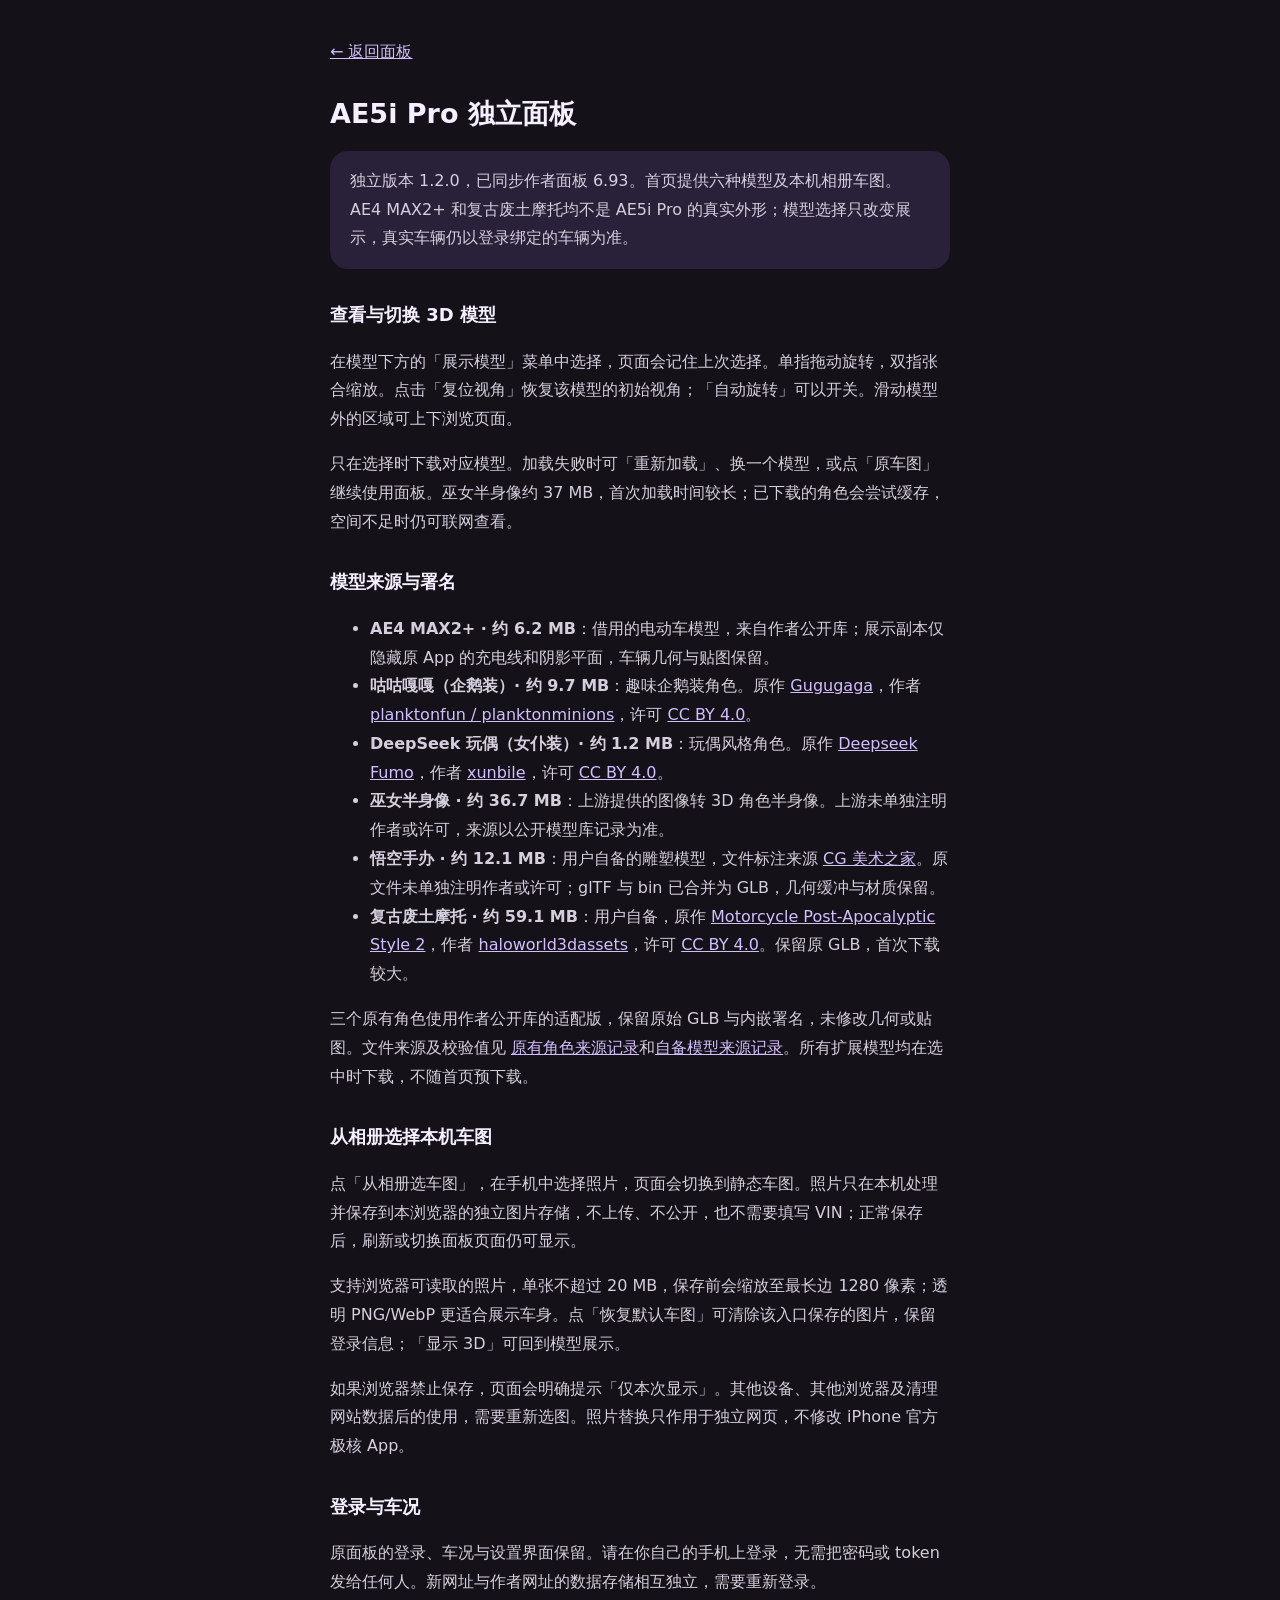
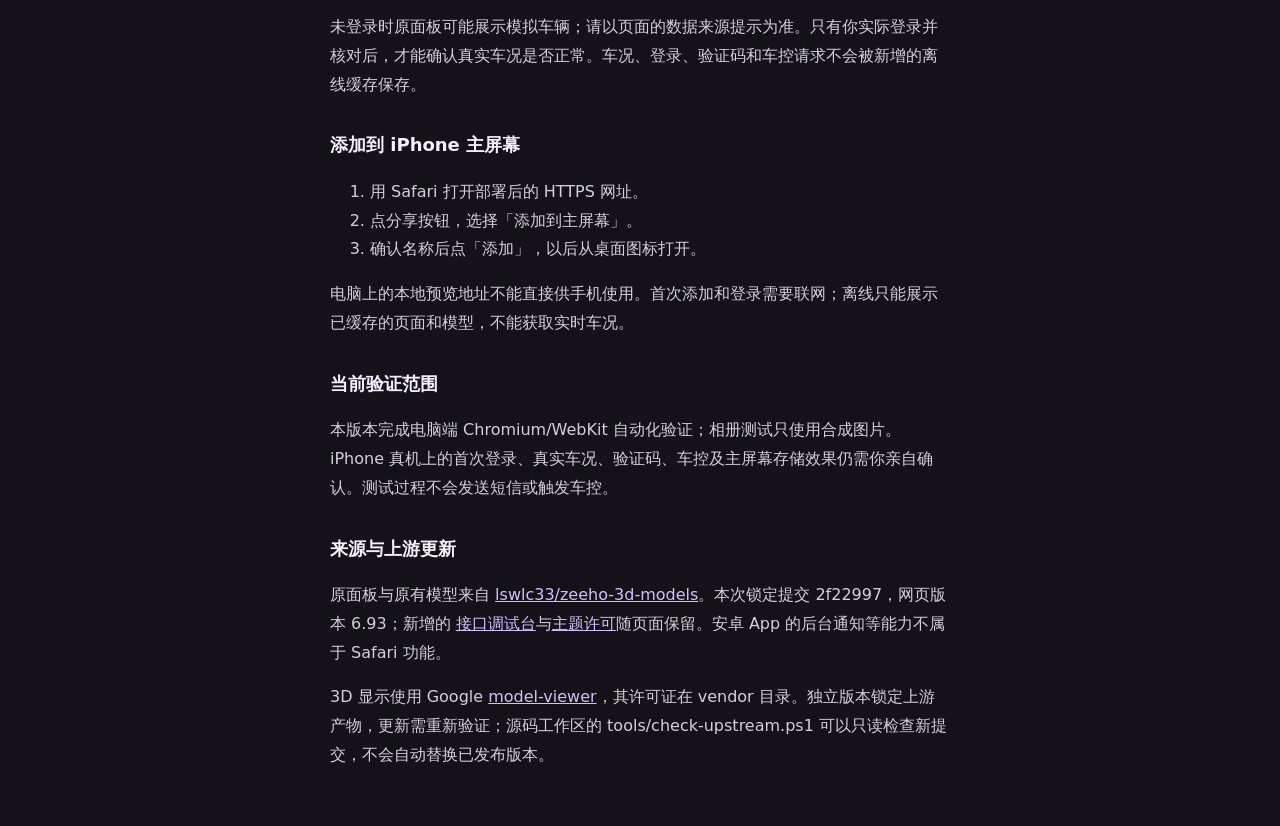
<file: guide.html>
<!doctype html>
<html lang="zh-CN"><head><meta charset="utf-8"><meta name="viewport" content="width=device-width,initial-scale=1,viewport-fit=cover"><meta name="color-scheme" content="light dark"><title>使用说明 · AE5i Pro 独立面板</title>
<style>body{margin:0;background:#141218;color:#f5efff;font:16px/1.8 system-ui,-apple-system,sans-serif}main{max-width:620px;margin:auto;padding:calc(28px + env(safe-area-inset-top)) 24px calc(40px + env(safe-area-inset-bottom))}h1{font-size:27px;line-height:1.4}h2{font-size:18px;margin-top:30px}a{color:#d2bfff}p,li{color:#d5cedd}.back{display:inline-block;padding:10px 0}.note{padding:16px 20px;border-radius:18px;background:#292039}code{overflow-wrap:anywhere}</style></head>
<body><main><a class="back" href="./">← 返回面板</a><h1>AE5i Pro 独立面板</h1>
<p class="note">独立版本 1.2.0，已同步作者面板 6.93。首页提供六种模型及本机相册车图。AE4 MAX2+ 和复古废土摩托均不是 AE5i Pro 的真实外形；模型选择只改变展示，真实车辆仍以登录绑定的车辆为准。</p>
<h2>查看与切换 3D 模型</h2><p>在模型下方的「展示模型」菜单中选择，页面会记住上次选择。单指拖动旋转，双指张合缩放。点击「复位视角」恢复该模型的初始视角；「自动旋转」可以开关。滑动模型外的区域可上下浏览页面。</p><p>只在选择时下载对应模型。加载失败时可「重新加载」、换一个模型，或点「原车图」继续使用面板。巫女半身像约 37 MB，首次加载时间较长；已下载的角色会尝试缓存，空间不足时仍可联网查看。</p>
<h2 id="models">模型来源与署名</h2><ul>
<li><strong>AE4 MAX2+ · 约 6.2 MB</strong>：借用的电动车模型，来自作者公开库；展示副本仅隐藏原 App 的充电线和阴影平面，车辆几何与贴图保留。</li>
<li><strong>咕咕嘎嘎（企鹅装）· 约 9.7 MB</strong>：趣味企鹅装角色。原作 <a href="https://sketchfab.com/3d-models/gugugaga-fa1d5c98a98f40f080796e54929b9889">Gugugaga</a>，作者 <a href="https://sketchfab.com/planktonminions">planktonfun / planktonminions</a>，许可 <a href="https://creativecommons.org/licenses/by/4.0/">CC BY 4.0</a>。</li>
<li><strong>DeepSeek 玩偶（女仆装）· 约 1.2 MB</strong>：玩偶风格角色。原作 <a href="https://sketchfab.com/3d-models/deepseek-fumo-4da1c304ea11410b97f0f727dd51aca9">Deepseek Fumo</a>，作者 <a href="https://sketchfab.com/xunbile">xunbile</a>，许可 <a href="https://creativecommons.org/licenses/by/4.0/">CC BY 4.0</a>。</li>
<li><strong>巫女半身像 · 约 36.7 MB</strong>：上游提供的图像转 3D 角色半身像。上游未单独注明作者或许可，来源以公开模型库记录为准。</li>
<li><strong>悟空手办 · 约 12.1 MB</strong>：用户自备的雕塑模型，文件标注来源 <a href="https://www.cgmszj.com/model/101571.html">CG 美术之家</a>。原文件未单独注明作者或许可；glTF 与 bin 已合并为 GLB，几何缓冲与材质保留。</li>
<li><strong>复古废土摩托 · 约 59.1 MB</strong>：用户自备，原作 <a href="https://sketchfab.com/3d-models/motorcycle-post-apocalyptic-style-2-40ef38871db943a288a8d4bf30dd8c79">Motorcycle Post-Apocalyptic Style 2</a>，作者 <a href="https://sketchfab.com/haloworld3dassets">haloworld3dassets</a>，许可 <a href="https://creativecommons.org/licenses/by/4.0/">CC BY 4.0</a>。保留原 GLB，首次下载较大。</li>
</ul><p>三个原有角色使用作者公开库的适配版，保留原始 GLB 与内嵌署名，未修改几何或贴图。文件来源及校验值见 <a href="models/model-sources.json">原有角色来源记录</a>和<a href="models/user-model-sources.json">自备模型来源记录</a>。所有扩展模型均在选中时下载，不随首页预下载。</p>
<h2 id="photos">从相册选择本机车图</h2><p>点「从相册选车图」，在手机中选择照片，页面会切换到静态车图。照片只在本机处理并保存到本浏览器的独立图片存储，不上传、不公开，也不需要填写 VIN；正常保存后，刷新或切换面板页面仍可显示。</p><p>支持浏览器可读取的照片，单张不超过 20 MB，保存前会缩放至最长边 1280 像素；透明 PNG/WebP 更适合展示车身。点「恢复默认车图」可清除该入口保存的图片，保留登录信息；「显示 3D」可回到模型展示。</p><p>如果浏览器禁止保存，页面会明确提示「仅本次显示」。其他设备、其他浏览器及清理网站数据后的使用，需要重新选图。照片替换只作用于独立网页，不修改 iPhone 官方极核 App。</p>
<h2>登录与车况</h2><p>原面板的登录、车况与设置界面保留。请在你自己的手机上登录，无需把密码或 token 发给任何人。新网址与作者网址的数据存储相互独立，需要重新登录。</p><p>未登录时原面板可能展示模拟车辆；请以页面的数据来源提示为准。只有你实际登录并核对后，才能确认真实车况是否正常。车况、登录、验证码和车控请求不会被新增的离线缓存保存。</p>
<h2>添加到 iPhone 主屏幕</h2><ol><li>用 Safari 打开部署后的 HTTPS 网址。</li><li>点分享按钮，选择「添加到主屏幕」。</li><li>确认名称后点「添加」，以后从桌面图标打开。</li></ol><p>电脑上的本地预览地址不能直接供手机使用。首次添加和登录需要联网；离线只能展示已缓存的页面和模型，不能获取实时车况。</p>
<h2>当前验证范围</h2><p>本版本完成电脑端 Chromium/WebKit 自动化验证；相册测试只使用合成图片。iPhone 真机上的首次登录、真实车况、验证码、车控及主屏幕存储效果仍需你亲自确认。测试过程不会发送短信或触发车控。</p>
<h2>来源与上游更新</h2><p>原面板与原有模型来自 <a href="https://github.com/lswlc33/zeeho-3d-models" target="_blank" rel="noopener">lswlc33/zeeho-3d-models</a>。本次锁定提交 2f22997，网页版本 6.93；新增的 <a href="api.html">接口调试台</a>与<a href="theme.LICENSE.txt">主题许可</a>随页面保留。安卓 App 的后台通知等能力不属于 Safari 功能。</p><p>3D 显示使用 Google <a href="https://modelviewer.dev/" target="_blank" rel="noopener">model-viewer</a>，其许可证在 vendor 目录。独立版本锁定上游产物，更新需重新验证；源码工作区的 tools/check-upstream.ps1 可以只读检查新提交，不会自动替换已发布版本。</p>
</main></body></html>
</file>
